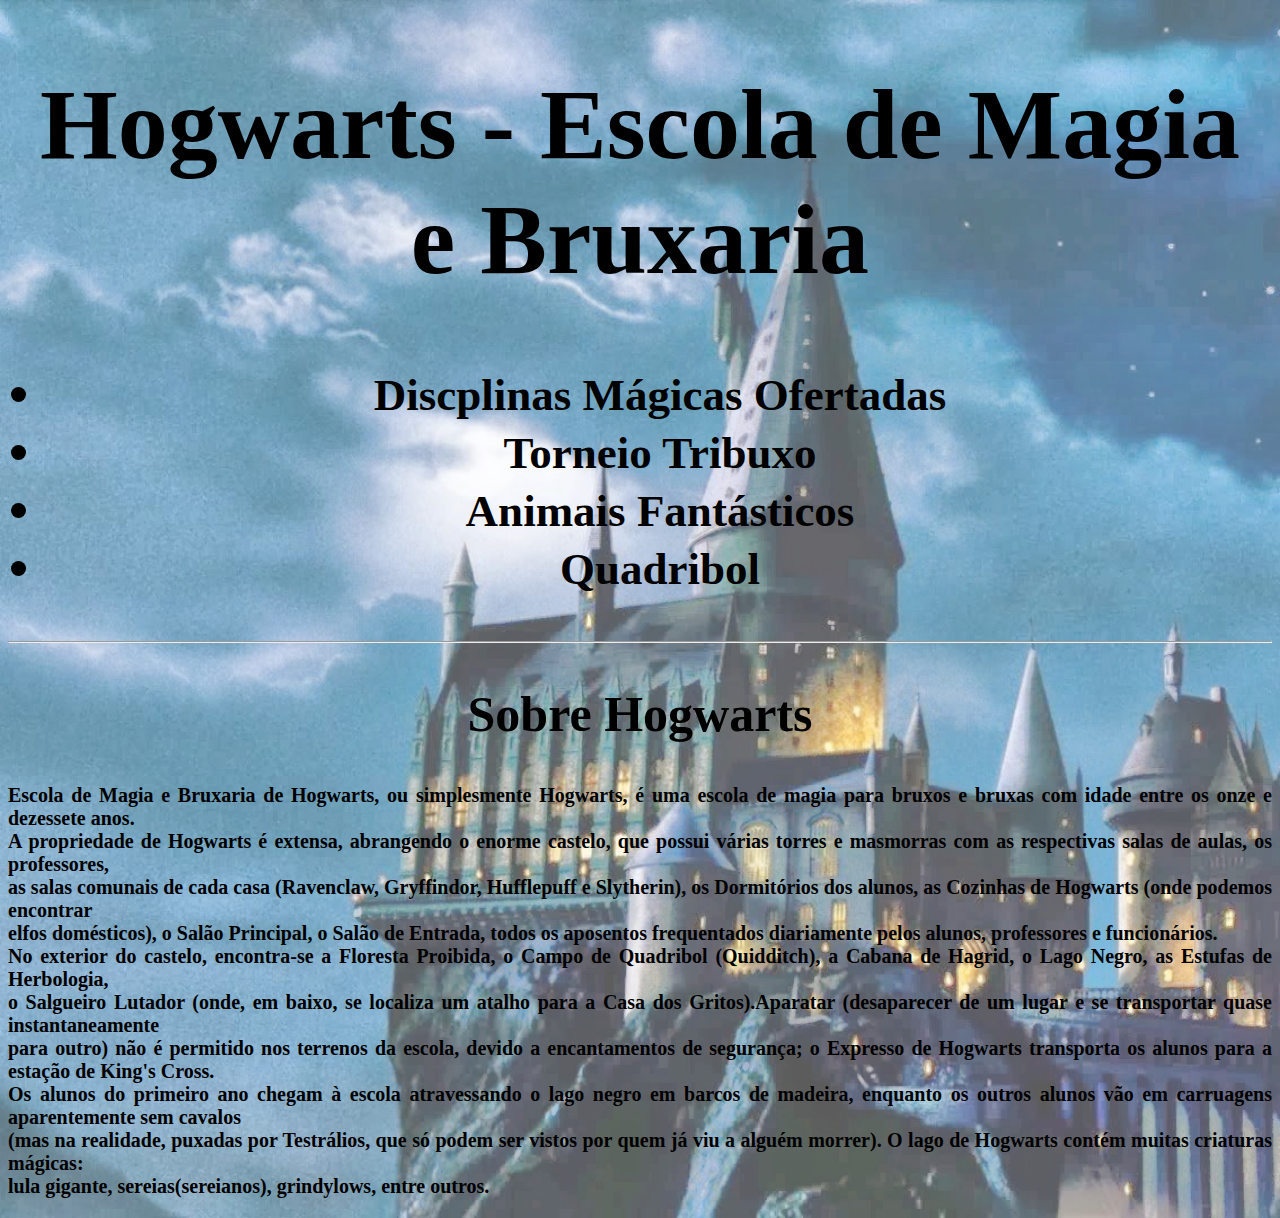
<file: index.htm>
<!DOCTYPE html>
<html lang="pt-br">

<head>
    <meta charset="utf-8">
    <title>Escola de Magia e Bruxaria de Hogwarts</title>
    <link rel="stylesheet" type="text/css" href="home style.css" />

</head>

<body>
    <header>
        <h1>Hogwarts - Escola de Magia e Bruxaria</h1>
        <nav>
            <ul><h2>
                <li> <a href="index2.html">Discplinas Mágicas Ofertadas</a> </li>
                <li> <a href="index3.html">Torneio Tribuxo</a> </li>
                <li> <a href="index4.html">Animais Fantásticos</a> </li>
                <li> <a href="index5.html">Quadribol</a> </li>
            </ul></h2>
        </nav>
    </header>
    <hr>


    <h2> Sobre Hogwarts</h2>
    <div>
        <p>
            <h3>
                Escola de Magia e Bruxaria de Hogwarts, ou simplesmente Hogwarts, é uma escola de magia para bruxos e
                bruxas com idade entre os onze e dezessete anos. <br>
                A propriedade de Hogwarts é extensa, abrangendo o enorme castelo, que possui várias torres e masmorras
                com as respectivas salas de aulas, os professores,<br>
                as salas comunais de cada casa (Ravenclaw, Gryffindor, Hufflepuff e Slytherin), os Dormitórios dos
                alunos, as Cozinhas de Hogwarts (onde podemos encontrar <br>
                elfos domésticos), o Salão Principal, o Salão de Entrada, todos os aposentos frequentados diariamente
                pelos alunos, professores e funcionários. <br>
                No exterior do castelo, encontra-se a Floresta Proibida, o Campo de Quadribol (Quidditch), a Cabana de
                Hagrid, o Lago Negro, as Estufas de Herbologia, <br>
                o Salgueiro Lutador (onde, em baixo, se localiza um atalho para a Casa dos Gritos).Aparatar (desaparecer
                de um lugar e se transportar quase instantaneamente <br>
                para outro) não é permitido nos terrenos da escola, devido a encantamentos de segurança; o Expresso de
                Hogwarts transporta os alunos para a estação de King's Cross. <br>
                Os alunos do primeiro ano chegam à escola atravessando o lago negro em barcos de madeira, enquanto os
                outros alunos vão em carruagens aparentemente sem cavalos<br>
                (mas na realidade, puxadas por Testrálios, que só podem ser vistos por quem já viu a alguém morrer). O
                lago de Hogwarts contém muitas criaturas mágicas: <br>
                lula gigante, sereias(sereianos), grindylows, entre outros.
            </h3>
        </p>
    </div>

</body>

</html>
</file>
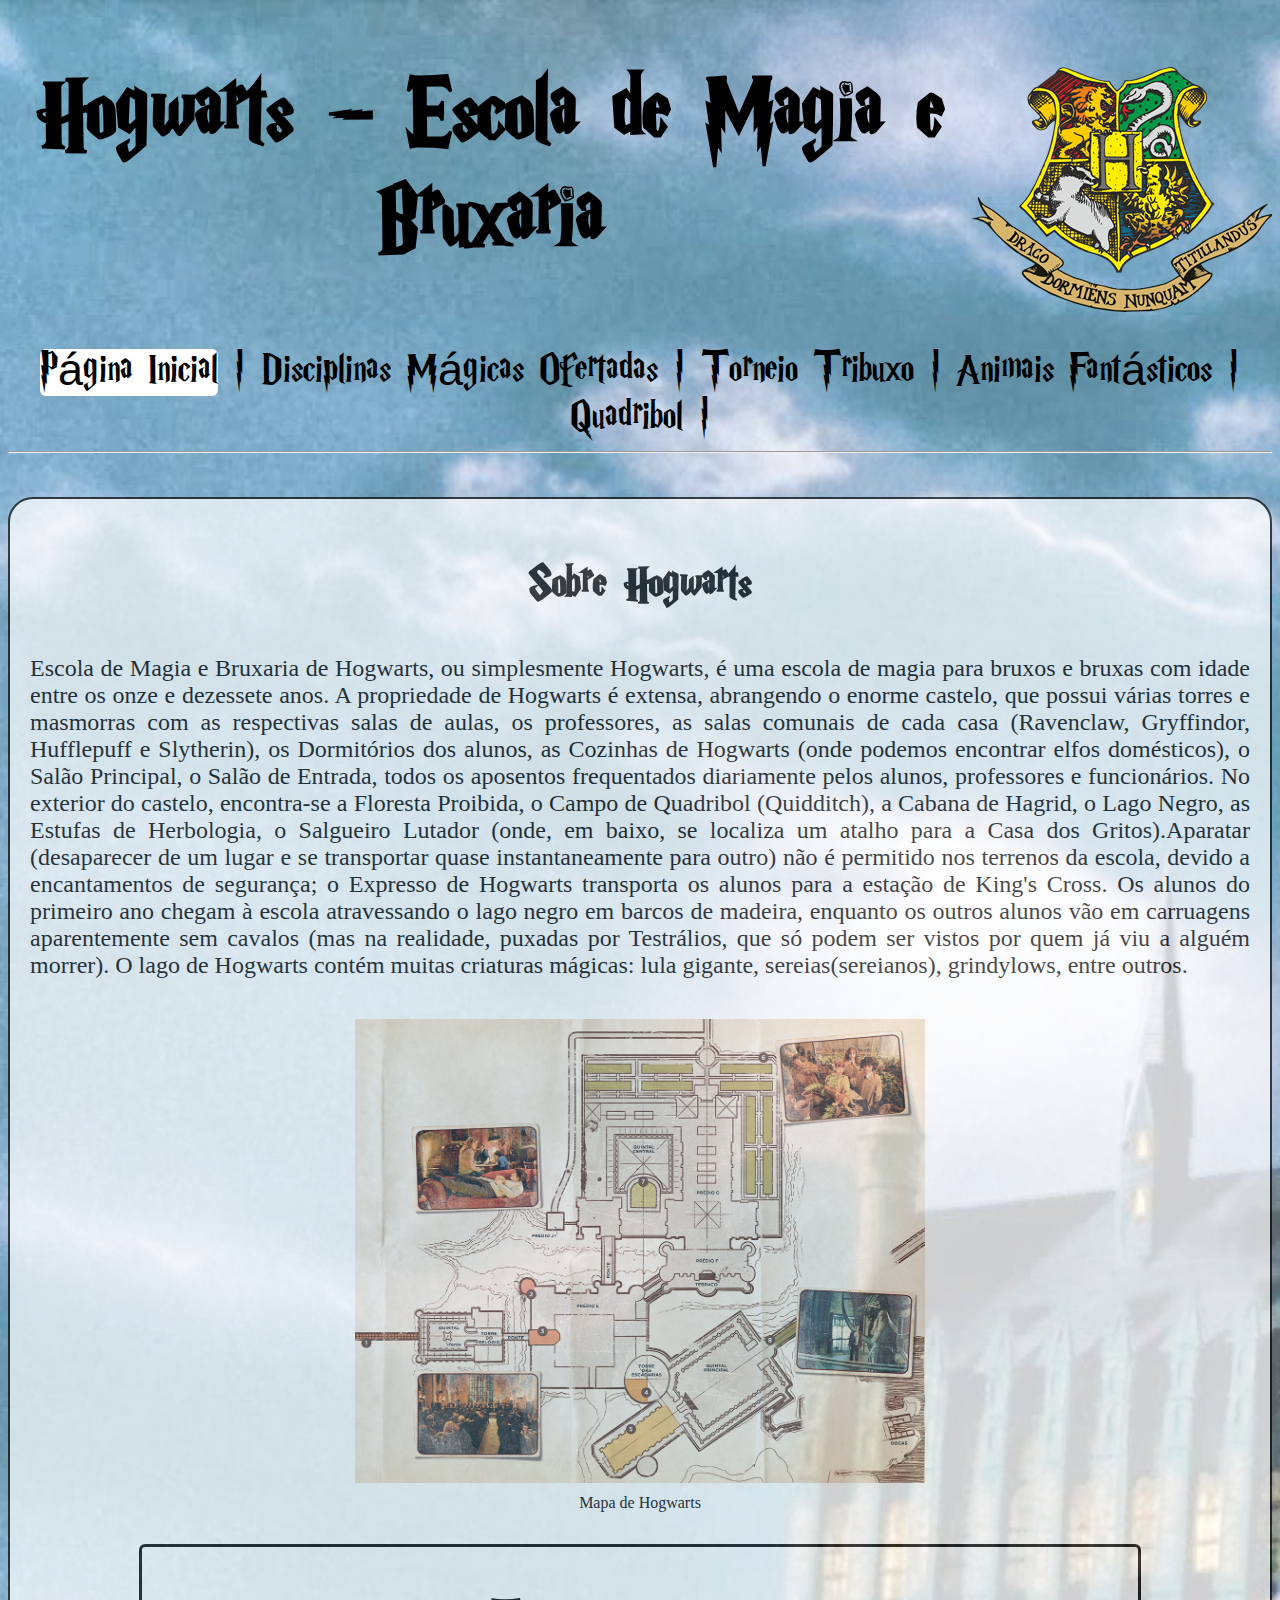
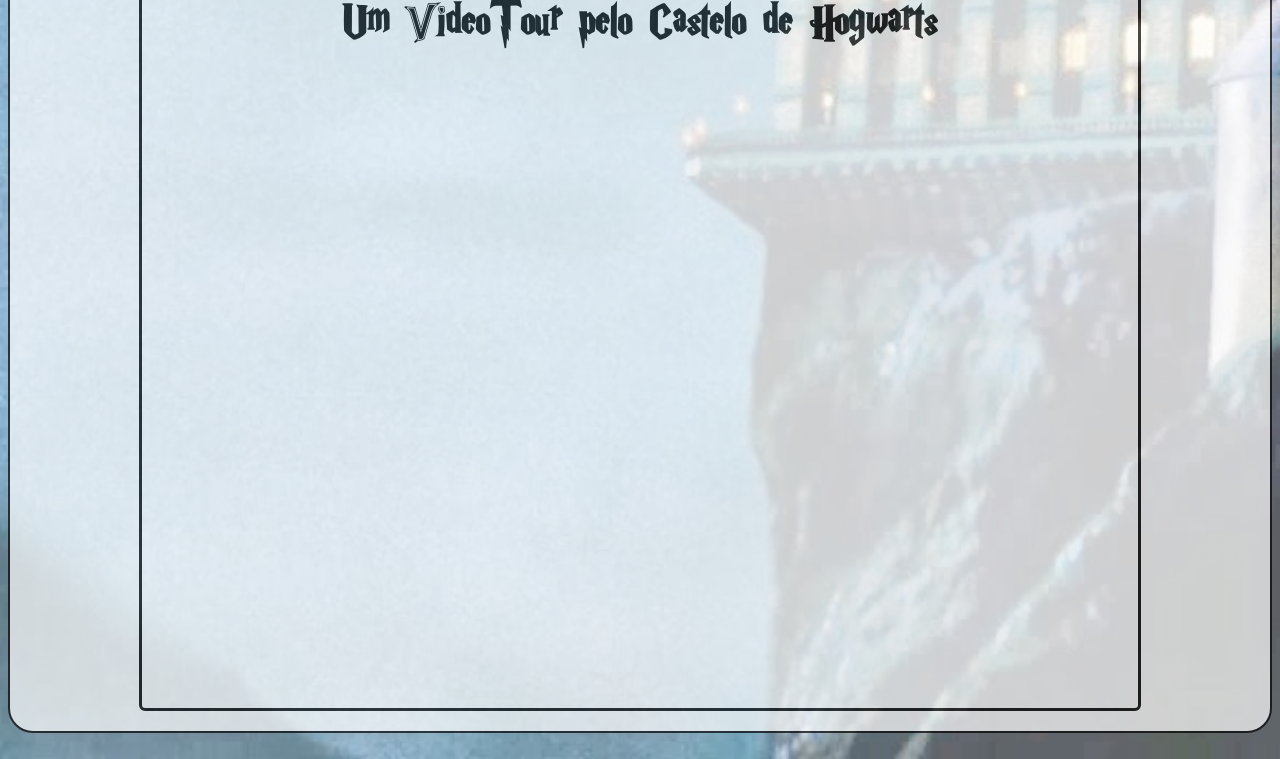
<file: index.html>
<!DOCTYPE html>
<html lang="pt-br">

<head>
    <meta charset="utf-8">
    <title>Escola de Magia e Bruxaria de Hogwarts</title>
    <img class="logo" src="img/hoggLogo.png"> 
    <link rel="stylesheet" type="text/css" href="home style.css" />
    
</head>
<!-- Aqui fica o Título, e o menu navegacional, para deixar ativo a página em específico, ir no arquivo css e editar a classe correspondente-->
<!--Ex: aqui na home, eu edito a classe Homepage lá, e ela o botão dela fica ativo enquanto eu estiver na homePage (só copiar o mesmo código, e excluir o código que deixa a home ativa-->
<body>
    <header>
        <div class="HarryFonte">
        <h1>Hogwarts - Escola de Magia e Bruxaria</h1>
        <nav>
            <a class="homepage" href="index.html"> Página Inicial</a> | 
                 <a class="disciplinas" href="index2.html">Disciplinas Mágicas Ofertadas</a> | 
                 <a class="tribuxo" href="index3.html">Torneio Tribuxo</a> | 
                 <a class="animais" href="index4.html">Animais Fantásticos</a> | 
                 <a class="quadribol" href="index5.html">Quadribol</a> | 
            
        </nav>
    </header>
    <hr>
<br>
<br>

<!-- Container de onde fica as informações e o artigo informacional da Página-->
<div class="C_artigo"> 
<article>
    <section class="sec1">
        <div class="HarryFonte">
    <h2> Sobre Hogwarts</h2> 
</div>    
        <p class="textoArtigo">
           <!-- <h3 class="textoArtigo"> -->
                    Escola de Magia e Bruxaria de Hogwarts, ou simplesmente Hogwarts, é uma escola de magia para bruxos e bruxas com idade entre os onze e dezessete anos. A propriedade de Hogwarts é extensa, abrangendo o enorme castelo, que possui várias torres e masmorras com as respectivas salas de aulas, os professores, as salas comunais de cada casa (Ravenclaw, Gryffindor, Hufflepuff e Slytherin), os Dormitórios dos alunos, as Cozinhas de Hogwarts (onde podemos encontrar elfos domésticos), o Salão Principal, o Salão de Entrada, todos os aposentos frequentados diariamente pelos alunos, professores e funcionários. No exterior do castelo, encontra-se a Floresta Proibida, o Campo de Quadribol (Quidditch), a Cabana de Hagrid, o Lago Negro, as Estufas de Herbologia, o Salgueiro Lutador (onde, em baixo, se localiza um atalho para a Casa dos Gritos).Aparatar (desaparecer de um lugar e se transportar quase instantaneamente para outro) não é permitido nos terrenos da escola, devido a encantamentos de segurança; o Expresso de
                    Hogwarts transporta os alunos para a estação de King's Cross. Os alunos do primeiro ano chegam à escola atravessando o lago negro em barcos de madeira, enquanto os outros alunos vão em carruagens aparentemente sem cavalos (mas na realidade, puxadas por Testrálios, que só podem ser vistos por quem já viu a alguém morrer). O lago de Hogwarts contém muitas criaturas mágicas: lula gigante, sereias(sereianos), grindylows, entre outros.   
                    <figure class="mapa">
                        <a href="mapa.html">
<img class="mapa2" src="img/mapa.jpg" width="50%" height="50%" title="clique para abrir o mapa em tamanho aumentado"> </a>
<figcaption>Mapa de Hogwarts</figcaption>
                    </figure>
                </p>
            
            </section>

            <section class="sec2">
                    <div class="video">
                            <div class="HarryFonte">
                    <h2> Um VideoTour pelo Castelo de Hogwarts</h2>
                    <iframe width="100%" height="600px" src="https://www.youtube.com/embed/kCykNHwGY9s" frameborder="0" allow="accelerometer; autoplay; encrypted-media; gyroscope; picture-in-picture" allowfullscreen></iframe>
                    </div>

            </section>
</article> 

</div>
<br>


</body>

</html>
</file>
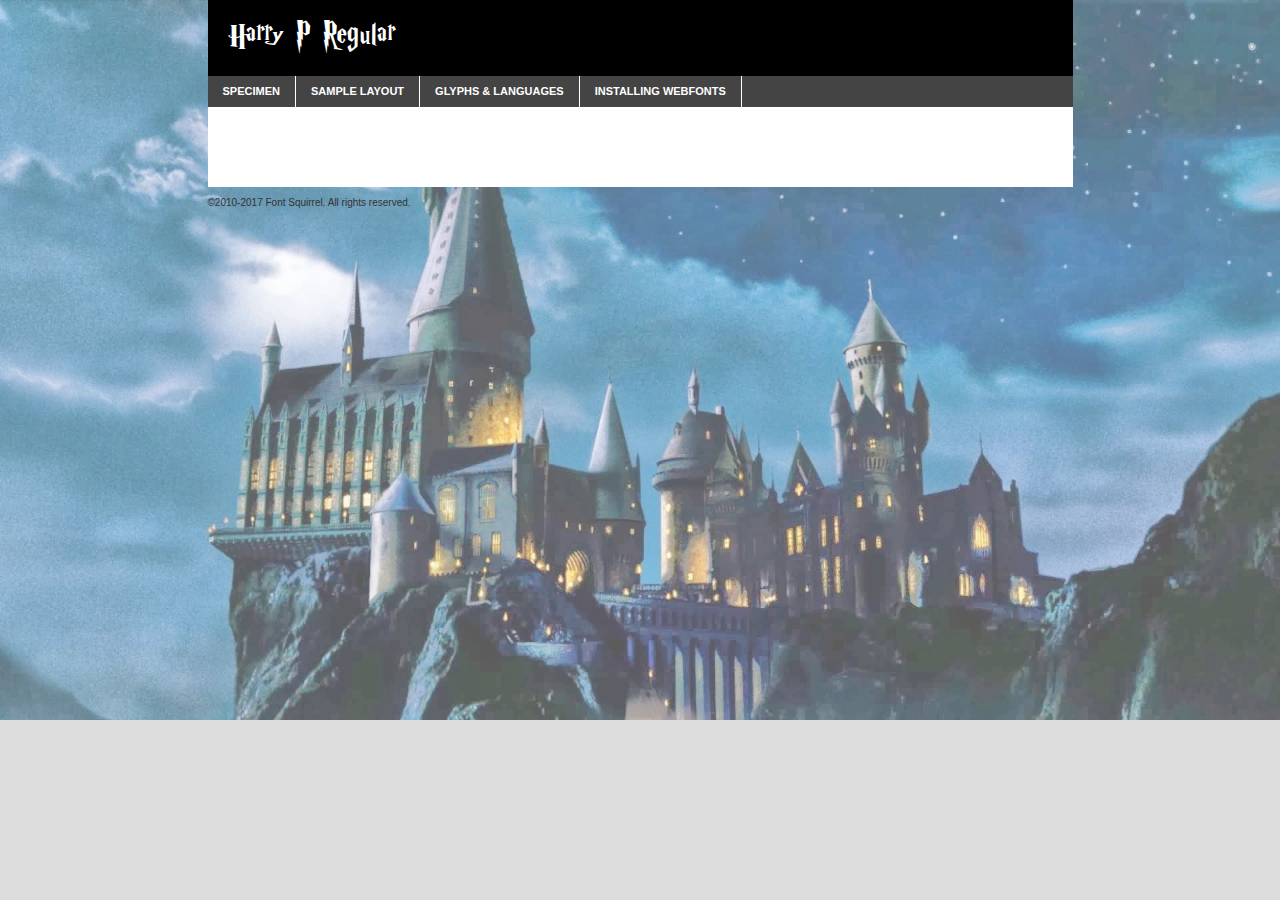
<file: harryp__-demo.html>
<!DOCTYPE html PUBLIC "-//W3C//DTD XHTML 1.0 Transitional//EN"
	"http://www.w3.org/TR/xhtml1/DTD/xhtml1-transitional.dtd">

<html xmlns="http://www.w3.org/1999/xhtml" xml:lang="en" lang="en">
<head>
	<meta http-equiv="Content-Type" content="text/html; charset=utf-8" />
	<script src="http://ajax.googleapis.com/ajax/libs/jquery/1.7.2/jquery.min.js" type="text/javascript" charset="utf-8"></script>
	<script type="text/javascript">
	(function($){$.fn.easyTabs=function(option){var param=jQuery.extend({fadeSpeed:"fast",defaultContent:1,activeClass:'active'},option);$(this).each(function(){var thisId="#"+this.id;if(param.defaultContent==''){param.defaultContent=1;}
	if(typeof param.defaultContent=="number")
	{var defaultTab=$(thisId+" .tabs li:eq("+(param.defaultContent-1)+") a").attr('href').substr(1);}else{var defaultTab=param.defaultContent;}
	$(thisId+" .tabs li a").each(function(){var tabToHide=$(this).attr('href').substr(1);$("#"+tabToHide).addClass('easytabs-tab-content');});hideAll();changeContent(defaultTab);function hideAll(){$(thisId+" .easytabs-tab-content").hide();}
	function changeContent(tabId){hideAll();$(thisId+" .tabs li").removeClass(param.activeClass);$(thisId+" .tabs li a[href=#"+tabId+"]").closest('li').addClass(param.activeClass);if(param.fadeSpeed!="none")
	{$(thisId+" #"+tabId).fadeIn(param.fadeSpeed);}else{$(thisId+" #"+tabId).show();}}
	$(thisId+" .tabs li").click(function(){var tabId=$(this).find('a').attr('href').substr(1);changeContent(tabId);return false;});});}})(jQuery);
	</script>
	<link rel="stylesheet" href="specimen_files/specimen_stylesheet.css" type="text/css" charset="utf-8" />
	<link rel="stylesheet" href="stylesheet.css" type="text/css" charset="utf-8" />

	<style type="text/css">
					body{
				font-family: 'harry_pregular';
							}
		</style>

	<title>Harry P Regular Specimen</title>
	
	
	<script type="text/javascript" charset="utf-8">
		$(document).ready(function() {
			$('#container').easyTabs({defaultContent:1});
		});
	</script>
</head>

<body>
<div id="container">
	<div id="header">
		Harry P Regular	</div>
	<ul class="tabs">
		<li><a href="#specimen">Specimen</a></li>
		<li><a href="#layout">Sample Layout</a></li>
				<li><a href="#glyphs">Glyphs &amp; Languages</a></li>
		<li><a href="#installing">Installing Webfonts</a></li>
		
	</ul>
	
	<div id="main_content">

		
			<div id="specimen">
		
				<div class="section">
					<div class="grid12 firstcol">
						<div class="huge">AaBb</div>
					</div>
				</div>
		
				<div class="section">
					<div class="glyph_range">A&#x200B;B&#x200b;C&#x200b;D&#x200b;E&#x200b;F&#x200b;G&#x200b;H&#x200b;I&#x200b;J&#x200b;K&#x200b;L&#x200b;M&#x200b;N&#x200b;O&#x200b;P&#x200b;Q&#x200b;R&#x200b;S&#x200b;T&#x200b;U&#x200b;V&#x200b;W&#x200b;X&#x200b;Y&#x200b;Z&#x200b;a&#x200b;b&#x200b;c&#x200b;d&#x200b;e&#x200b;f&#x200b;g&#x200b;h&#x200b;i&#x200b;j&#x200b;k&#x200b;l&#x200b;m&#x200b;n&#x200b;o&#x200b;p&#x200b;q&#x200b;r&#x200b;s&#x200b;t&#x200b;u&#x200b;v&#x200b;w&#x200b;x&#x200b;y&#x200b;z&#x200b;1&#x200b;2&#x200b;3&#x200b;4&#x200b;5&#x200b;6&#x200b;7&#x200b;8&#x200b;9&#x200b;0&#x200b;&amp;&#x200b;.&#x200b;,&#x200b;?&#x200b;!&#x200b;&#64;&#x200b;(&#x200b;)&#x200b;#&#x200b;$&#x200b;%&#x200b;*&#x200b;+&#x200b;-&#x200b;=&#x200b;:&#x200b;;</div>
				</div>
				<div class="section">
					<div class="grid12 firstcol">
						<table class="sample_table">
							<tr><td>10</td><td class="size10">abcdefghijklmnopqrstuvwxyzABCDEFGHIJKLMNOPQRSTUVWXYZ0123456789abcdefghijklmnopqrstuvwxyzABCDEFGHIJKLMNOPQRSTUVWXYZ0123456789abcdefghijklmnopqrstuvwxyzABCDEFGHIJKLMNOPQRSTUVWXYZ</td></tr>
							<tr><td>11</td><td class="size11">abcdefghijklmnopqrstuvwxyzABCDEFGHIJKLMNOPQRSTUVWXYZ0123456789abcdefghijklmnopqrstuvwxyzABCDEFGHIJKLMNOPQRSTUVWXYZ0123456789abcdefghijklmnopqrstuvwxyzABCDEFGHIJKLMNOPQRSTUVWXYZ</td></tr>
							<tr><td>12</td><td class="size12">abcdefghijklmnopqrstuvwxyzABCDEFGHIJKLMNOPQRSTUVWXYZ0123456789abcdefghijklmnopqrstuvwxyzABCDEFGHIJKLMNOPQRSTUVWXYZ0123456789abcdefghijklmnopqrstuvwxyzABCDEFGHIJKLMNOPQRSTUVWXYZ</td></tr>
							<tr><td>13</td><td class="size13">abcdefghijklmnopqrstuvwxyzABCDEFGHIJKLMNOPQRSTUVWXYZ0123456789abcdefghijklmnopqrstuvwxyzABCDEFGHIJKLMNOPQRSTUVWXYZ0123456789abcdefghijklmnopqrstuvwxyzABCDEFGHIJKLMNOPQRSTUVWXYZ</td></tr>
							<tr><td>14</td><td class="size14">abcdefghijklmnopqrstuvwxyzABCDEFGHIJKLMNOPQRSTUVWXYZ0123456789abcdefghijklmnopqrstuvwxyzABCDEFGHIJKLMNOPQRSTUVWXYZ0123456789abcdefghijklmnopqrstuvwxyzABCDEFGHIJKLMNOPQRSTUVWXYZ</td></tr>
							<tr><td>16</td><td class="size16">abcdefghijklmnopqrstuvwxyzABCDEFGHIJKLMNOPQRSTUVWXYZ0123456789abcdefghijklmnopqrstuvwxyzABCDEFGHIJKLMNOPQRSTUVWXYZ</td></tr>
							<tr><td>18</td><td class="size18">abcdefghijklmnopqrstuvwxyzABCDEFGHIJKLMNOPQRSTUVWXYZ0123456789abcdefghijklmnopqrstuvwxyzABCDEFGHIJKLMNOPQRSTUVWXYZ</td></tr>
							<tr><td>20</td><td class="size20">abcdefghijklmnopqrstuvwxyzABCDEFGHIJKLMNOPQRSTUVWXYZ0123456789abcdefghijklmnopqrstuvwxyzABCDEFGHIJKLMNOPQRSTUVWXYZ</td></tr>
							<tr><td>24</td><td class="size24">abcdefghijklmnopqrstuvwxyzABCDEFGHIJKLMNOPQRSTUVWXYZ0123456789abcdefghijklmnopqrstuvwxyzABCDEFGHIJKLMNOPQRSTUVWXYZ</td></tr>
							<tr><td>30</td><td class="size30">abcdefghijklmnopqrstuvwxyzABCDEFGHIJKLMNOPQRSTUVWXYZ0123456789abcdefghijklmnopqrstuvwxyzABCDEFGHIJKLMNOPQRSTUVWXYZ</td></tr>
							<tr><td>36</td><td class="size36">abcdefghijklmnopqrstuvwxyzABCDEFGHIJKLMNOPQRSTUVWXYZ0123456789abcdefghijklmnopqrstuvwxyzABCDEFGHIJKLMNOPQRSTUVWXYZ</td></tr>
							<tr><td>48</td><td class="size48">abcdefghijklmnopqrstuvwxyzABCDEFGHIJKLMNOPQRSTUVWXYZ0123456789abcdefghijklmnopqrstuvwxyzABCDEFGHIJKLMNOPQRSTUVWXYZ</td></tr>
							<tr><td>60</td><td class="size60">abcdefghijklmnopqrstuvwxyzABCDEFGHIJKLMNOPQRSTUVWXYZ0123456789abcdefghijklmnopqrstuvwxyzABCDEFGHIJKLMNOPQRSTUVWXYZ</td></tr>
							<tr><td>72</td><td class="size72">abcdefghijklmnopqrstuvwxyzABCDEFGHIJKLMNOPQRSTUVWXYZ0123456789abcdefghijklmnopqrstuvwxyzABCDEFGHIJKLMNOPQRSTUVWXYZ</td></tr>
							<tr><td>90</td><td class="size90">abcdefghijklmnopqrstuvwxyzABCDEFGHIJKLMNOPQRSTUVWXYZ0123456789abcdefghijklmnopqrstuvwxyzABCDEFGHIJKLMNOPQRSTUVWXYZ</td></tr>
						</table>
				
					</div>
			
				</div>
		
		
		
								<div class="section" id="bodycomparison">


										<div id="xheight">
				<div class="fontbody">&#x25FC;&#x25FC;&#x25FC;&#x25FC;&#x25FC;&#x25FC;&#x25FC;&#x25FC;&#x25FC;&#x25FC;&#x25FC;&#x25FC;&#x25FC;&#x25FC;&#x25FC;&#x25FC;&#x25FC;&#x25FC;&#x25FC;&#x25FC;&#x25FC;&#x25FC;&#x25FC;&#x25FC;&#x25FC;&#x25FC;&#x25FC;&#x25FC;&#x25FC;&#x25FC;&#x25FC;&#x25FC;&#x25FC;&#x25FC;&#x25FC;&#x25FC;&#x25FC;&#x25FC;&#x25FC;&#x25FC;&#x25FC;&#x25FC;&#x25FC;&#x25FC;&#x25FC;&#x25FC;&#x25FC;&#x25FC;&#x25FC;&#x25FC;&#x25FC;&#x25FC;&#x25FC;&#x25FC;&#x25FC;&#x25FC;&#x25FC;&#x25FC;&#x25FC;&#x25FC;&#x25FC;&#x25FC;&#x25FC;&#x25FC;&#x25FC;&#x25FC;&#x25FC;&#x25FC;&#x25FC;&#x25FC;&#x25FC;&#x25FC;&#x25FC;&#x25FC;&#x25FC;&#x25FC;&#x25FC;&#x25FC;&#x25FC;&#x25FC;&#x25FC;&#x25FC;&#x25FC;&#x25FC;&#x25FC;&#x25FC;&#x25FC;&#x25FC;&#x25FC;&#x25FC;&#x25FC;&#x25FC;&#x25FC;&#x25FC;&#x25FC;&#x25FC;&#x25FC;&#x25FC;&#x25FC;body</div><div class="arialbody">body</div><div class="verdanabody">body</div><div class="georgiabody">body</div></div>
										<div class="fontbody" style="z-index:1">
											body<span>Harry P Regular</span>
										</div>
										<div class="arialbody" style="z-index:1">
											body<span>Arial</span>
										</div>
										<div class="verdanabody" style="z-index:1">
											body<span>Verdana</span>
										</div>
										<div class="georgiabody" style="z-index:1">
											body<span>Georgia</span>
										</div>



								</div>
		
		
				<div class="section psample psample_row1" id="">
					
					<div class="grid2 firstcol">
						<p class="size10"><span>10.</span>Aenean lacinia bibendum nulla sed consectetur. Fusce dapibus, tellus ac cursus commodo, tortor mauris condimentum nibh, ut fermentum massa justo sit amet risus. Nullam id dolor id nibh ultricies vehicula ut id elit. Cum sociis natoque penatibus et magnis dis parturient montes, nascetur ridiculus mus. Nulla vitae elit libero, a pharetra augue.</p>
			
					</div>
					<div class="grid3">
						<p class="size11"><span>11.</span>Aenean lacinia bibendum nulla sed consectetur. Fusce dapibus, tellus ac cursus commodo, tortor mauris condimentum nibh, ut fermentum massa justo sit amet risus. Nullam id dolor id nibh ultricies vehicula ut id elit. Cum sociis natoque penatibus et magnis dis parturient montes, nascetur ridiculus mus. Nulla vitae elit libero, a pharetra augue.</p>
			
					</div>
					<div class="grid3">
						<p class="size12"><span>12.</span>Aenean lacinia bibendum nulla sed consectetur. Fusce dapibus, tellus ac cursus commodo, tortor mauris condimentum nibh, ut fermentum massa justo sit amet risus. Nullam id dolor id nibh ultricies vehicula ut id elit. Cum sociis natoque penatibus et magnis dis parturient montes, nascetur ridiculus mus. Nulla vitae elit libero, a pharetra augue.</p>
			
					</div>
					<div class="grid4">
						<p class="size13"><span>13.</span>Aenean lacinia bibendum nulla sed consectetur. Fusce dapibus, tellus ac cursus commodo, tortor mauris condimentum nibh, ut fermentum massa justo sit amet risus. Nullam id dolor id nibh ultricies vehicula ut id elit. Cum sociis natoque penatibus et magnis dis parturient montes, nascetur ridiculus mus. Nulla vitae elit libero, a pharetra augue.</p>
			
					</div>
					<div class="white_blend"></div>
					
				</div>
				<div class="section psample psample_row2" id="">
					<div class="grid3 firstcol">
						<p class="size14"><span>14.</span>Aenean lacinia bibendum nulla sed consectetur. Fusce dapibus, tellus ac cursus commodo, tortor mauris condimentum nibh, ut fermentum massa justo sit amet risus. Nullam id dolor id nibh ultricies vehicula ut id elit. Cum sociis natoque penatibus et magnis dis parturient montes, nascetur ridiculus mus. Nulla vitae elit libero, a pharetra augue.</p>
			
					</div>
					<div class="grid4">
						<p class="size16"><span>16.</span>Aenean lacinia bibendum nulla sed consectetur. Fusce dapibus, tellus ac cursus commodo, tortor mauris condimentum nibh, ut fermentum massa justo sit amet risus. Nullam id dolor id nibh ultricies vehicula ut id elit. Cum sociis natoque penatibus et magnis dis parturient montes, nascetur ridiculus mus. Nulla vitae elit libero, a pharetra augue.</p>
			
					</div>
					<div class="grid5">
						<p class="size18"><span>18.</span>Aenean lacinia bibendum nulla sed consectetur. Fusce dapibus, tellus ac cursus commodo, tortor mauris condimentum nibh, ut fermentum massa justo sit amet risus. Nullam id dolor id nibh ultricies vehicula ut id elit. Cum sociis natoque penatibus et magnis dis parturient montes, nascetur ridiculus mus. Nulla vitae elit libero, a pharetra augue.</p>
			
					</div>

					<div class="white_blend"></div>

				</div>
				
				<div class="section psample psample_row3" id="">
					<div class="grid5 firstcol">
						<p class="size20"><span>20.</span>Aenean lacinia bibendum nulla sed consectetur. Fusce dapibus, tellus ac cursus commodo, tortor mauris condimentum nibh, ut fermentum massa justo sit amet risus. Nullam id dolor id nibh ultricies vehicula ut id elit. Cum sociis natoque penatibus et magnis dis parturient montes, nascetur ridiculus mus. Nulla vitae elit libero, a pharetra augue.</p>
					</div>
					<div class="grid7">
						<p class="size24"><span>24.</span>Aenean lacinia bibendum nulla sed consectetur. Fusce dapibus, tellus ac cursus commodo, tortor mauris condimentum nibh, ut fermentum massa justo sit amet risus. Nullam id dolor id nibh ultricies vehicula ut id elit. Cum sociis natoque penatibus et magnis dis parturient montes, nascetur ridiculus mus. Nulla vitae elit libero, a pharetra augue.</p>
					</div>
					
					<div class="white_blend"></div>
					
				</div>
				
				<div class="section psample psample_row4" id="">
					<div class="grid12 firstcol">
						<p class="size30"><span>30.</span>Aenean lacinia bibendum nulla sed consectetur. Fusce dapibus, tellus ac cursus commodo, tortor mauris condimentum nibh, ut fermentum massa justo sit amet risus. Nullam id dolor id nibh ultricies vehicula ut id elit. Cum sociis natoque penatibus et magnis dis parturient montes, nascetur ridiculus mus. Nulla vitae elit libero, a pharetra augue.</p>
					</div>
					<div class="white_blend"></div>
					
				</div>
				
				
				
				<div class="section psample psample_row1 fullreverse">
					<div class="grid2 firstcol">
						<p class="size10"><span>10.</span>Aenean lacinia bibendum nulla sed consectetur. Fusce dapibus, tellus ac cursus commodo, tortor mauris condimentum nibh, ut fermentum massa justo sit amet risus. Nullam id dolor id nibh ultricies vehicula ut id elit. Cum sociis natoque penatibus et magnis dis parturient montes, nascetur ridiculus mus. Nulla vitae elit libero, a pharetra augue.</p>
			
					</div>
					<div class="grid3">
						<p class="size11"><span>11.</span>Aenean lacinia bibendum nulla sed consectetur. Fusce dapibus, tellus ac cursus commodo, tortor mauris condimentum nibh, ut fermentum massa justo sit amet risus. Nullam id dolor id nibh ultricies vehicula ut id elit. Cum sociis natoque penatibus et magnis dis parturient montes, nascetur ridiculus mus. Nulla vitae elit libero, a pharetra augue.</p>
			
					</div>
					<div class="grid3">
						<p class="size12"><span>12.</span>Aenean lacinia bibendum nulla sed consectetur. Fusce dapibus, tellus ac cursus commodo, tortor mauris condimentum nibh, ut fermentum massa justo sit amet risus. Nullam id dolor id nibh ultricies vehicula ut id elit. Cum sociis natoque penatibus et magnis dis parturient montes, nascetur ridiculus mus. Nulla vitae elit libero, a pharetra augue.</p>
			
					</div>
					<div class="grid4">
						<p class="size13"><span>13.</span>Aenean lacinia bibendum nulla sed consectetur. Fusce dapibus, tellus ac cursus commodo, tortor mauris condimentum nibh, ut fermentum massa justo sit amet risus. Nullam id dolor id nibh ultricies vehicula ut id elit. Cum sociis natoque penatibus et magnis dis parturient montes, nascetur ridiculus mus. Nulla vitae elit libero, a pharetra augue.</p>
			
					</div>
					<div class="black_blend"></div>
					
				</div>
				
				<div class="section psample psample_row2 fullreverse">
					<div class="grid3 firstcol">
						<p class="size14"><span>14.</span>Aenean lacinia bibendum nulla sed consectetur. Fusce dapibus, tellus ac cursus commodo, tortor mauris condimentum nibh, ut fermentum massa justo sit amet risus. Nullam id dolor id nibh ultricies vehicula ut id elit. Cum sociis natoque penatibus et magnis dis parturient montes, nascetur ridiculus mus. Nulla vitae elit libero, a pharetra augue.</p>
			
					</div>
					<div class="grid4">
						<p class="size16"><span>16.</span>Aenean lacinia bibendum nulla sed consectetur. Fusce dapibus, tellus ac cursus commodo, tortor mauris condimentum nibh, ut fermentum massa justo sit amet risus. Nullam id dolor id nibh ultricies vehicula ut id elit. Cum sociis natoque penatibus et magnis dis parturient montes, nascetur ridiculus mus. Nulla vitae elit libero, a pharetra augue.</p>
			
					</div>
					<div class="grid5">
						<p class="size18"><span>18.</span>Aenean lacinia bibendum nulla sed consectetur. Fusce dapibus, tellus ac cursus commodo, tortor mauris condimentum nibh, ut fermentum massa justo sit amet risus. Nullam id dolor id nibh ultricies vehicula ut id elit. Cum sociis natoque penatibus et magnis dis parturient montes, nascetur ridiculus mus. Nulla vitae elit libero, a pharetra augue.</p>
			
					</div>
					<div class="black_blend"></div>

				</div>
				
				<div class="section psample fullreverse psample_row3" id="">
					<div class="grid5 firstcol">
						<p class="size20"><span>20.</span>Aenean lacinia bibendum nulla sed consectetur. Fusce dapibus, tellus ac cursus commodo, tortor mauris condimentum nibh, ut fermentum massa justo sit amet risus. Nullam id dolor id nibh ultricies vehicula ut id elit. Cum sociis natoque penatibus et magnis dis parturient montes, nascetur ridiculus mus. Nulla vitae elit libero, a pharetra augue.</p>
					</div>
					<div class="grid7">
						<p class="size24"><span>24.</span>Aenean lacinia bibendum nulla sed consectetur. Fusce dapibus, tellus ac cursus commodo, tortor mauris condimentum nibh, ut fermentum massa justo sit amet risus. Nullam id dolor id nibh ultricies vehicula ut id elit. Cum sociis natoque penatibus et magnis dis parturient montes, nascetur ridiculus mus. Nulla vitae elit libero, a pharetra augue.</p>
					</div>
					
					<div class="black_blend"></div>
					
				</div>
				
				<div class="section psample fullreverse psample_row4" id="" style="border-bottom: 20px #000 solid;">
					<div class="grid12 firstcol">
						<p class="size30"><span>30.</span>Aenean lacinia bibendum nulla sed consectetur. Fusce dapibus, tellus ac cursus commodo, tortor mauris condimentum nibh, ut fermentum massa justo sit amet risus. Nullam id dolor id nibh ultricies vehicula ut id elit. Cum sociis natoque penatibus et magnis dis parturient montes, nascetur ridiculus mus. Nulla vitae elit libero, a pharetra augue.</p>
					</div>
					<div class="black_blend"></div>
					
				</div>
				
				
				
				
			</div>
			
			<div id="layout">
				
				<div class="section">
					
					<div class="grid12 firstcol">
						<h1>Lorem Ipsum Dolor</h1>
						<h2>Etiam porta sem malesuada magna mollis euismod</h2>
						
						<p class="byline">By <a href="#link">Aenean Lacinia</a></p>
					</div>
				</div>
				<div class="section">
					<div class="grid8 firstcol">
						<p class="large">Donec sed odio dui. Morbi leo risus, porta ac consectetur ac, vestibulum at eros. Fusce dapibus, tellus ac cursus commodo, tortor mauris condimentum nibh, ut fermentum massa justo sit amet risus. </p>

						
						<h3>Pellentesque ornare sem</h3>

						<p>Maecenas sed diam eget risus varius blandit sit amet non magna. Maecenas faucibus mollis interdum. Donec ullamcorper nulla non metus auctor fringilla. Nullam id dolor id nibh ultricies vehicula ut id elit. Nullam id dolor id nibh ultricies vehicula ut id elit. </p>

						<p>Aenean eu leo quam. Pellentesque ornare sem lacinia quam venenatis vestibulum. Lorem ipsum dolor sit amet, consectetur adipiscing elit. Cum sociis natoque penatibus et magnis dis parturient montes, nascetur ridiculus mus. </p>

						<p>Nulla vitae elit libero, a pharetra augue. Praesent commodo cursus magna, vel scelerisque nisl consectetur et. Aenean lacinia bibendum nulla sed consectetur. </p>

						<p>Nullam quis risus eget urna mollis ornare vel eu leo. Nullam quis risus eget urna mollis ornare vel eu leo. Maecenas sed diam eget risus varius blandit sit amet non magna. Donec ullamcorper nulla non metus auctor fringilla. </p>

						<h3>Cras mattis consectetur</h3>

						<p>Aenean eu leo quam. Pellentesque ornare sem lacinia quam venenatis vestibulum. Aenean lacinia bibendum nulla sed consectetur. Integer posuere erat a ante venenatis dapibus posuere velit aliquet. Cras mattis consectetur purus sit amet fermentum. </p>

						<p>Nullam id dolor id nibh ultricies vehicula ut id elit. Nullam quis risus eget urna mollis ornare vel eu leo. Cras mattis consectetur purus sit amet fermentum.</p>
					</div>
					
					<div class="grid4 sidebar">
						
						<div class="box reverse">
							<p class="last">Nullam quis risus eget urna mollis ornare vel eu leo. Donec ullamcorper nulla non metus auctor fringilla. Cras mattis consectetur purus sit amet fermentum. Sed posuere consectetur est at lobortis. Lorem ipsum dolor sit amet, consectetur adipiscing elit. </p>
						</div>
						
						<p class="caption">Maecenas sed diam eget risus varius.</p>

						<p>Vestibulum id ligula porta felis euismod semper. Integer posuere erat a ante venenatis dapibus posuere velit aliquet. Vestibulum id ligula porta felis euismod semper. Sed posuere consectetur est at lobortis. Maecenas sed diam eget risus varius blandit sit amet non magna. Fusce dapibus, tellus ac cursus commodo, tortor mauris condimentum nibh, ut fermentum massa justo sit amet risus. </p>

					

						<p>Duis mollis, est non commodo luctus, nisi erat porttitor ligula, eget lacinia odio sem nec elit. Aenean lacinia bibendum nulla sed consectetur. Vivamus sagittis lacus vel augue laoreet rutrum faucibus dolor auctor. Aenean lacinia bibendum nulla sed consectetur. Nullam quis risus eget urna mollis ornare vel eu leo. </p>

						<p>Praesent commodo cursus magna, vel scelerisque nisl consectetur et. Donec ullamcorper nulla non metus auctor fringilla. Maecenas faucibus mollis interdum. Fusce dapibus, tellus ac cursus commodo, tortor mauris condimentum nibh, ut fermentum massa justo sit amet risus. </p>

					</div>
				</div>
				
			</div>


			



		<div id="glyphs">
			<div class="section">
				<div class="grid12 firstcol">
			
				<h1>Language Support</h1>
				<p>The subset of Harry P Regular in this kit supports the following languages:<br />
			
					English, Arrernte, Bislama, Cebuano, Fijian, Gilbertese, Hmong, Ibanag, Iloko_ilokano, Interglossa_glosa, Interlingua, Lojban, Norfolk_pitcairnese, Oromo, Rotokas, Seychelles_creole, Shona, Somali, Southern_ndebele, Swahili, Swati_swazi, Tok_pisin, Warlpiri, Xhosa, Zulu, Latinbasic				</p>
				<h1>Glyph Chart</h1>
				<p>The subset of Harry P Regular in this kit includes all the glyphs listed below. Unicode entities are included above each glyph to help you insert individual characters into your layout.</p>
				<div id="glyph_chart">
			
																				 <div><p>&amp;#13;</p>&#13;</div>
																				 <div><p>&amp;#32;</p>&#32;</div>
																				 <div><p>&amp;#33;</p>&#33;</div>
																				 <div><p>&amp;#34;</p>&#34;</div>
																				 <div><p>&amp;#36;</p>&#36;</div>
																				 <div><p>&amp;#37;</p>&#37;</div>
																				 <div><p>&amp;#39;</p>&#39;</div>
																				 <div><p>&amp;#40;</p>&#40;</div>
																				 <div><p>&amp;#41;</p>&#41;</div>
																				 <div><p>&amp;#42;</p>&#42;</div>
																				 <div><p>&amp;#43;</p>&#43;</div>
																				 <div><p>&amp;#44;</p>&#44;</div>
																				 <div><p>&amp;#45;</p>&#45;</div>
																				 <div><p>&amp;#46;</p>&#46;</div>
																				 <div><p>&amp;#47;</p>&#47;</div>
																				 <div><p>&amp;#48;</p>&#48;</div>
																				 <div><p>&amp;#49;</p>&#49;</div>
																				 <div><p>&amp;#50;</p>&#50;</div>
																				 <div><p>&amp;#51;</p>&#51;</div>
																				 <div><p>&amp;#52;</p>&#52;</div>
																				 <div><p>&amp;#53;</p>&#53;</div>
																				 <div><p>&amp;#54;</p>&#54;</div>
																				 <div><p>&amp;#55;</p>&#55;</div>
																				 <div><p>&amp;#56;</p>&#56;</div>
																				 <div><p>&amp;#57;</p>&#57;</div>
																				 <div><p>&amp;#58;</p>&#58;</div>
																				 <div><p>&amp;#59;</p>&#59;</div>
																				 <div><p>&amp;#61;</p>&#61;</div>
																				 <div><p>&amp;#63;</p>&#63;</div>
																				 <div><p>&amp;#65;</p>&#65;</div>
																				 <div><p>&amp;#66;</p>&#66;</div>
																				 <div><p>&amp;#67;</p>&#67;</div>
																				 <div><p>&amp;#68;</p>&#68;</div>
																				 <div><p>&amp;#69;</p>&#69;</div>
																				 <div><p>&amp;#70;</p>&#70;</div>
																				 <div><p>&amp;#71;</p>&#71;</div>
																				 <div><p>&amp;#72;</p>&#72;</div>
																				 <div><p>&amp;#73;</p>&#73;</div>
																				 <div><p>&amp;#74;</p>&#74;</div>
																				 <div><p>&amp;#75;</p>&#75;</div>
																				 <div><p>&amp;#76;</p>&#76;</div>
																				 <div><p>&amp;#77;</p>&#77;</div>
																				 <div><p>&amp;#78;</p>&#78;</div>
																				 <div><p>&amp;#79;</p>&#79;</div>
																				 <div><p>&amp;#80;</p>&#80;</div>
																				 <div><p>&amp;#81;</p>&#81;</div>
																				 <div><p>&amp;#82;</p>&#82;</div>
																				 <div><p>&amp;#83;</p>&#83;</div>
																				 <div><p>&amp;#84;</p>&#84;</div>
																				 <div><p>&amp;#85;</p>&#85;</div>
																				 <div><p>&amp;#86;</p>&#86;</div>
																				 <div><p>&amp;#87;</p>&#87;</div>
																				 <div><p>&amp;#88;</p>&#88;</div>
																				 <div><p>&amp;#89;</p>&#89;</div>
																				 <div><p>&amp;#90;</p>&#90;</div>
																				 <div><p>&amp;#92;</p>&#92;</div>
																				 <div><p>&amp;#94;</p>&#94;</div>
																				 <div><p>&amp;#97;</p>&#97;</div>
																				 <div><p>&amp;#98;</p>&#98;</div>
																				 <div><p>&amp;#99;</p>&#99;</div>
																				 <div><p>&amp;#100;</p>&#100;</div>
																				 <div><p>&amp;#101;</p>&#101;</div>
																				 <div><p>&amp;#102;</p>&#102;</div>
																				 <div><p>&amp;#103;</p>&#103;</div>
																				 <div><p>&amp;#104;</p>&#104;</div>
																				 <div><p>&amp;#105;</p>&#105;</div>
																				 <div><p>&amp;#106;</p>&#106;</div>
																				 <div><p>&amp;#107;</p>&#107;</div>
																				 <div><p>&amp;#108;</p>&#108;</div>
																				 <div><p>&amp;#109;</p>&#109;</div>
																				 <div><p>&amp;#110;</p>&#110;</div>
																				 <div><p>&amp;#111;</p>&#111;</div>
																				 <div><p>&amp;#112;</p>&#112;</div>
																				 <div><p>&amp;#113;</p>&#113;</div>
																				 <div><p>&amp;#114;</p>&#114;</div>
																				 <div><p>&amp;#115;</p>&#115;</div>
																				 <div><p>&amp;#116;</p>&#116;</div>
																				 <div><p>&amp;#117;</p>&#117;</div>
																				 <div><p>&amp;#118;</p>&#118;</div>
																				 <div><p>&amp;#119;</p>&#119;</div>
																				 <div><p>&amp;#120;</p>&#120;</div>
																				 <div><p>&amp;#121;</p>&#121;</div>
																				 <div><p>&amp;#122;</p>&#122;</div>
																				 <div><p>&amp;#124;</p>&#124;</div>
																				 <div><p>&amp;#160;</p>&#160;</div>
																				 <div><p>&amp;#161;</p>&#161;</div>
																				 <div><p>&amp;#162;</p>&#162;</div>
																				 <div><p>&amp;#163;</p>&#163;</div>
																				 <div><p>&amp;#164;</p>&#164;</div>
																				 <div><p>&amp;#165;</p>&#165;</div>
																				 <div><p>&amp;#166;</p>&#166;</div>
																				 <div><p>&amp;#167;</p>&#167;</div>
																				 <div><p>&amp;#173;</p>&#173;</div>
																				 <div><p>&amp;#8192;</p>&#8192;</div>
																				 <div><p>&amp;#8193;</p>&#8193;</div>
																				 <div><p>&amp;#8194;</p>&#8194;</div>
																				 <div><p>&amp;#8195;</p>&#8195;</div>
																				 <div><p>&amp;#8196;</p>&#8196;</div>
																				 <div><p>&amp;#8197;</p>&#8197;</div>
																				 <div><p>&amp;#8198;</p>&#8198;</div>
																				 <div><p>&amp;#8199;</p>&#8199;</div>
																				 <div><p>&amp;#8200;</p>&#8200;</div>
																				 <div><p>&amp;#8201;</p>&#8201;</div>
																				 <div><p>&amp;#8202;</p>&#8202;</div>
																				 <div><p>&amp;#8208;</p>&#8208;</div>
																				 <div><p>&amp;#8209;</p>&#8209;</div>
																				 <div><p>&amp;#8210;</p>&#8210;</div>
																				 <div><p>&amp;#8211;</p>&#8211;</div>
																				 <div><p>&amp;#8212;</p>&#8212;</div>
																				 <div><p>&amp;#8216;</p>&#8216;</div>
																				 <div><p>&amp;#8217;</p>&#8217;</div>
																				 <div><p>&amp;#8220;</p>&#8220;</div>
																				 <div><p>&amp;#8221;</p>&#8221;</div>
																				 <div><p>&amp;#8239;</p>&#8239;</div>
																				 <div><p>&amp;#8287;</p>&#8287;</div>
																				 <div><p>&amp;#9724;</p>&#9724;</div>
																																						</div>	
				</div>
		
		
			</div>
		</div>
		
		
		<div id="specs">
			
		</div>
	
		<div id="installing">
			<div class="section">
				<div class="grid7 firstcol">
					<h1>Installing Webfonts</h1>
					
					<p>Webfonts are supported by all major browser platforms but not all in the same way. There are currently four different font formats that must be included in order to target all browsers. This includes TTF, WOFF, EOT and SVG.</p>
					
					<h2>1. Upload your webfonts</h2>
					<p>You must upload your webfont kit to your website. They should be in or near the same directory as your CSS files.</p>
					
					<h2>2. Include the webfont stylesheet</h2>
					<p>A special CSS @font-face declaration helps the various browsers select the appropriate font it needs without causing you a bunch of headaches. Learn more about this syntax by reading the <a href="https://www.fontspring.com/blog/further-hardening-of-the-bulletproof-syntax">Fontspring blog post</a> about it. The code for it is as follows:</p>


<code>
@font-face{ 
	font-family: 'MyWebFont';
	src: url('WebFont.eot');
	src: url('WebFont.eot?#iefix') format('embedded-opentype'),
	     url('WebFont.woff') format('woff'),
	     url('WebFont.ttf') format('truetype'),
	     url('WebFont.svg#webfont') format('svg');
}
</code>

	<p>We've already gone ahead and generated the code for you. All you have to do is link to the stylesheet in your HTML, like this:</p>
	<code>&lt;link rel=&quot;stylesheet&quot; href=&quot;stylesheet.css&quot; type=&quot;text/css&quot; charset=&quot;utf-8&quot; /&gt;</code>

					<h2>3. Modify your own stylesheet</h2>
					<p>To take advantage of your new fonts, you must tell your stylesheet to use them. Look at the original @font-face declaration above and find the property called "font-family." The name linked there will be what you use to reference the font. Prepend that webfont name to the font stack in the "font-family" property, inside the selector you want to change. For example:</p>
<code>p { font-family: 'WebFont', Arial, sans-serif; }</code>

<h2>4. Test</h2>
<p>Getting webfonts to work cross-browser <em>can</em> be tricky. Use the information in the sidebar to help you if you find that fonts aren't loading in a particular browser.</p>
				</div>
				
				<div class="grid5 sidebar">
					<div class="box">
						<h2>Troubleshooting<br />Font-Face Problems</h2>
						<p>Having trouble getting your webfonts to load in your new website? Here are some tips to sort out what might be the problem.</p>

						<h3>Fonts not showing in any browser</h3>

						<p>This sounds like you need to work on the plumbing. You either did not upload the fonts to the correct directory, or you did not link the fonts properly in the CSS. If you've confirmed that all this is correct and you still have a problem, take a look at your .htaccess file and see if requests are getting intercepted.</p>

						<h3>Fonts not loading in iPhone or iPad</h3>

						<p>The most common problem here is that you are serving the fonts from an IIS server. IIS refuses to serve files that have unknown MIME types. If that is the case, you must set the MIME type for SVG to "image/svg+xml" in the server settings. Follow these instructions from Microsoft if you need help.</p>

						<h3>Fonts not loading in Firefox</h3>

						<p>The primary reason for this failure? You are still using a version Firefox older than 3.5. So upgrade already! If that isn't it, then you are very likely serving fonts from a different domain. Firefox requires that all font assets be served from the same domain. Lastly it is possible that you need to add WOFF to your list of MIME types (if you are serving via IIS.)</p>

						<h3>Fonts not loading in IE</h3>

						<p>Are you looking at Internet Explorer on an actual Windows machine or are you cheating by using a service like Adobe BrowserLab? Many of these screenshot services do not render @font-face for IE. Best to test it on a real machine.</p>

						<h3>Fonts not loading in IE9</h3>

						<p>IE9, like Firefox, requires that fonts be served from the same domain as the website. Make sure that is the case.</p>
					</div>
				</div>
			</div>
			
		</div>
	
	</div>
	<div id="footer">
		<p>&copy;2010-2017 Font Squirrel. All rights reserved.</p>
	</div>
</div>
</body>
</html>
</file>
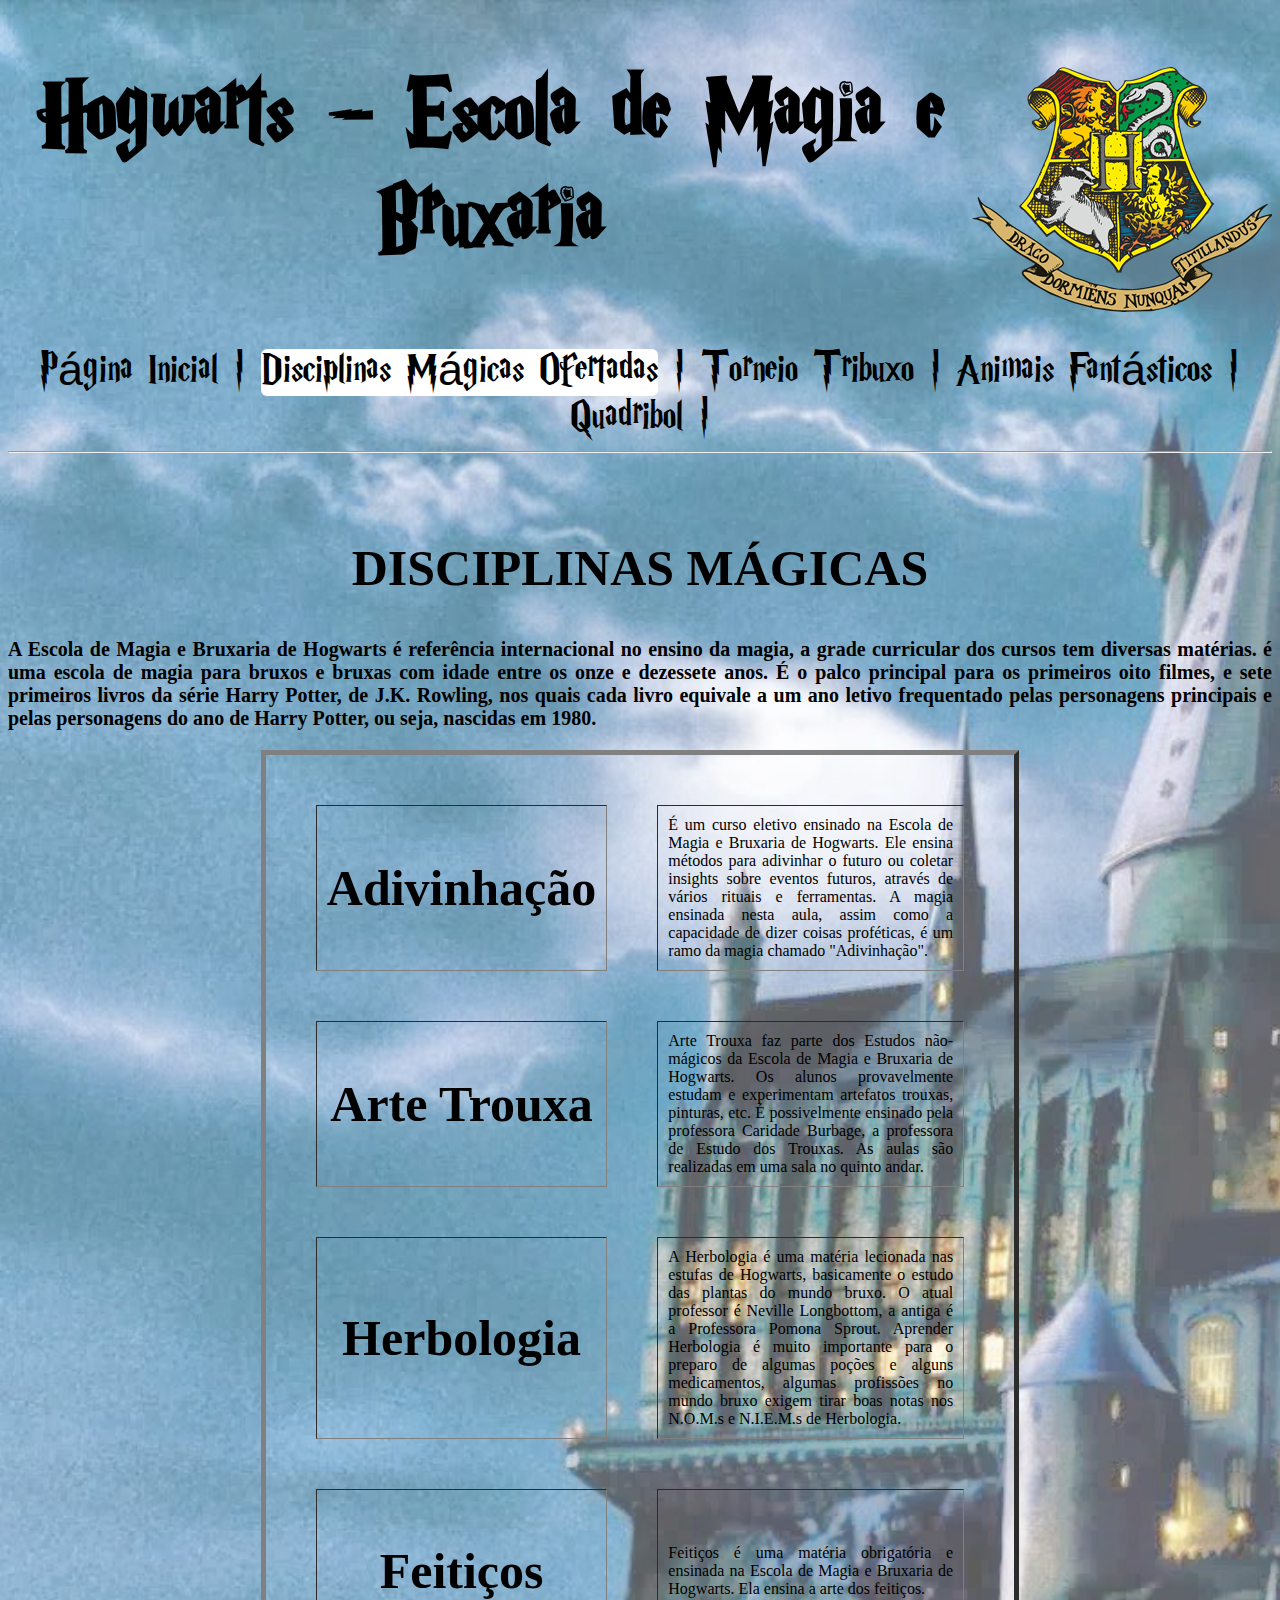
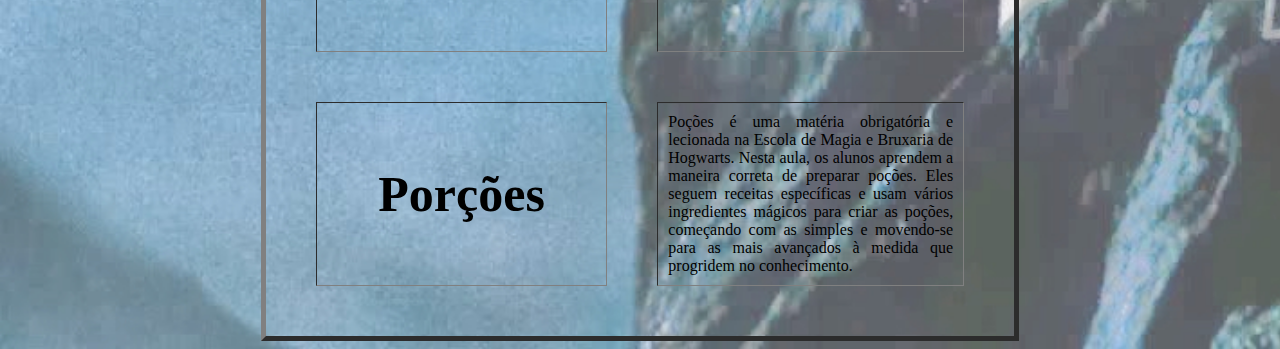
<file: index2 OLD.html>
﻿<!DOCTYPE html>
<html lang="pt-br">
   
<head>
    <title>  Disciplinas Mágicas </title>
	<meta charset="utf-8">
    
    <img class="logo" src="hoggLogo.png"> 
    <link rel="stylesheet" type="text/css" href="index2 style.css" />



</head>

   

   <body>

        <header>
                <div class="HarryFonte">
                <h1>Hogwarts - Escola de Magia e Bruxaria</h1>
                <nav>
                    <a class="homepage" href="index.html"> Página Inicial</a> | 
                         <a class="disciplinas" href="index2.html">Disciplinas Mágicas Ofertadas</a> | 
                         <a class="tribuxo" href="index3.html">Torneio Tribuxo</a> | 
                         <a class="animais" href="index4.html">Animais Fantásticos</a> | 
                         <a class="quadribol" href="index5.html">Quadribol</a> | 
                    
                </nav>
            </header>
            <hr>
        <br>
        <br>
    
      <h2><center> DISCIPLINAS MÁGICAS  </center> </h2>
	
    <p align="justify"> <center><center><h3> A Escola de Magia e Bruxaria de Hogwarts é referência internacional no ensino da magia, 
        a grade curricular dos cursos tem diversas matérias. é uma escola de magia
         para bruxos e bruxas com idade entre os onze e dezessete anos. 
         É o palco principal para os primeiros oito filmes, 
         e sete primeiros livros da série Harry Potter, de J.K. Rowling, 
         nos quais cada livro equivale a um ano letivo frequentado pelas personagens 
         principais e pelas personagens do ano de Harry Potter, ou seja, nascidas em 1980.</h3></center></p>




<center>
	<table width="60%" border="5%" cellspacing="50" cellpadding="10" >
	
  <tr>
    <td>  <h2>Adivinhação  </h2></td> <td align="justify"> É um curso eletivo ensinado na Escola de Magia 
        e Bruxaria de Hogwarts. 
        Ele ensina métodos para adivinhar o futuro ou coletar 
        insights sobre eventos futuros, através de vários rituais 
        e ferramentas. A magia ensinada nesta aula,
         assim como a capacidade de dizer coisas proféticas, 
         é um ramo da magia chamado "Adivinhação". </font></td>
  </tr>
	<tr>
    	<td><h2> Arte Trouxa </h2></td> <td align="justify"> Arte Trouxa faz parte dos Estudos não-mágicos 
            da Escola de 
            Magia e Bruxaria de Hogwarts. Os alunos provavelmente estudam e experimentam artefatos trouxas, 
            pinturas, etc. É possivelmente ensinado pela professora Caridade Burbage, a professora de 
            Estudo dos Trouxas. As aulas são realizadas em uma sala no quinto andar.</td>
      </tr>
      
      <tr>
            <td>  <h2>Herbologia  </h2></td> <td align="justify"> A Herbologia é uma 
                matéria lecionada nas estufas de Hogwarts, basicamente o estudo das plantas do mundo bruxo. 
                O atual professor é Neville Longbottom, a antiga é a Professora Pomona Sprout. 
                Aprender Herbologia é muito importante para o preparo de algumas poções e alguns medicamentos, 
                algumas profissões no mundo bruxo exigem tirar boas notas nos N.O.M.s e N.I.E.M.s  de Herbologia.</td>
          </tr>
          <tr>
                <td><h2> Feitiços </h2></td> <td align="justify"> Feitiços é uma 
                    matéria obrigatória e ensinada na Escola de Magia e Bruxaria de Hogwarts. 
                    Ela ensina a arte dos feitiços.</td>
              </tr>

              <tr>
                    <td><h2> Porções</h2></td> <td align="justify"> Poções é uma 
                        matéria obrigatória e lecionada na Escola de Magia e Bruxaria de Hogwarts. 
                        Nesta aula, os alunos aprendem a maneira correta de preparar poções. Eles seguem 
                        receitas específicas e usam vários ingredientes mágicos para criar as poções, começando
                         com as simples e movendo-se para as mais avançados à medida que progridem no conhecimento.</td>
                  </tr>
	</table>
	
	</tbody>
       </center>
   </body>
</html>
</file>
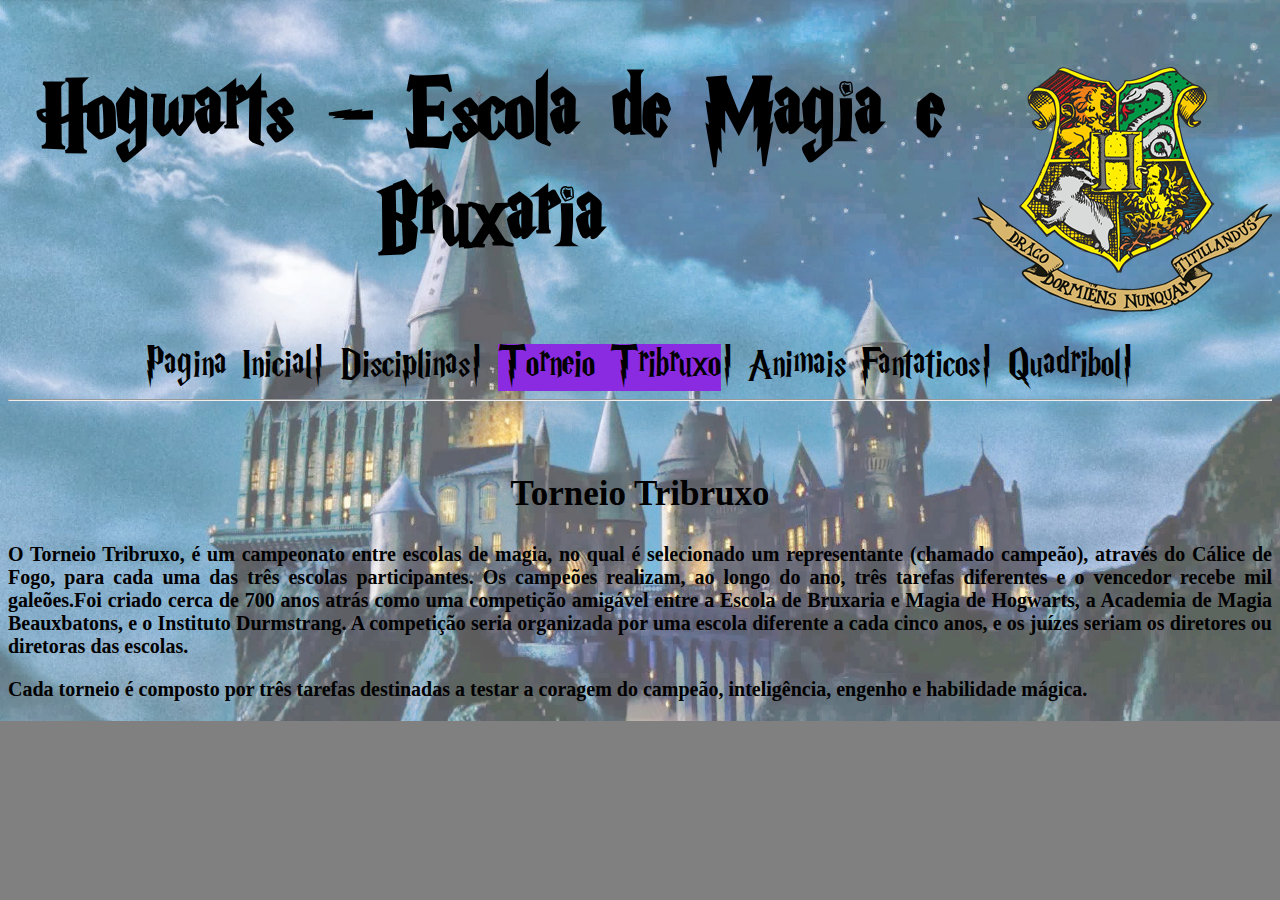
<file: index3OLD.html>
﻿<!DOCTYPE html>
<html lang ="pt-br">

<head>

<meta charset="uft-8"> 
<title>Torneio Tribruxo </title>
<img class="logo" src="hoggLogo.png">
<link type="text/css" rel="stylesheet" href="hs3.css"/>

</head>


<body>

  <header>
      <div class="HarryFonte">
        <h1>Hogwarts - Escola de Magia e Bruxaria</h1>
        <nav>
          <a class= "homepage" href="index.html">Pagina Inicial</a>|
          <a class= "disciplinas" href="index2.html"> Disciplinas</a>|
          <a class="tribruxo" href="index3.html"> Torneio Tribruxo</a>|
          <a class="animais" href="index4.html">Animais Fantaticos</a>|
          <a class="quadribol" href="index5.html">Quadribol</a>|

        </nav>
      </header> 
      <hr> 

<br>
<br>
<h2>Torneio Tribruxo</h2>

<p> <h3> O Torneio Tribruxo, é um campeonato entre escolas de magia, no qual é selecionado um representante (chamado campeão), através do Cálice de Fogo, para cada uma das três escolas participantes. Os campeões realizam, ao longo do ano, três tarefas diferentes e o vencedor recebe mil galeões.Foi criado cerca de 700 anos atrás como uma competição amigável entre a Escola de Bruxaria e Magia de Hogwarts, a Academia de Magia Beauxbatons, e o Instituto Durmstrang. A competição seria organizada por uma escola diferente a cada cinco anos, e os juízes seriam os diretores ou diretoras das escolas.
    </h3></p>
    <p><h3>Cada torneio é composto por três tarefas destinadas a testar a coragem do campeão, inteligência, engenho e habilidade mágica.</h3></p>
</body>

</html>
</file>
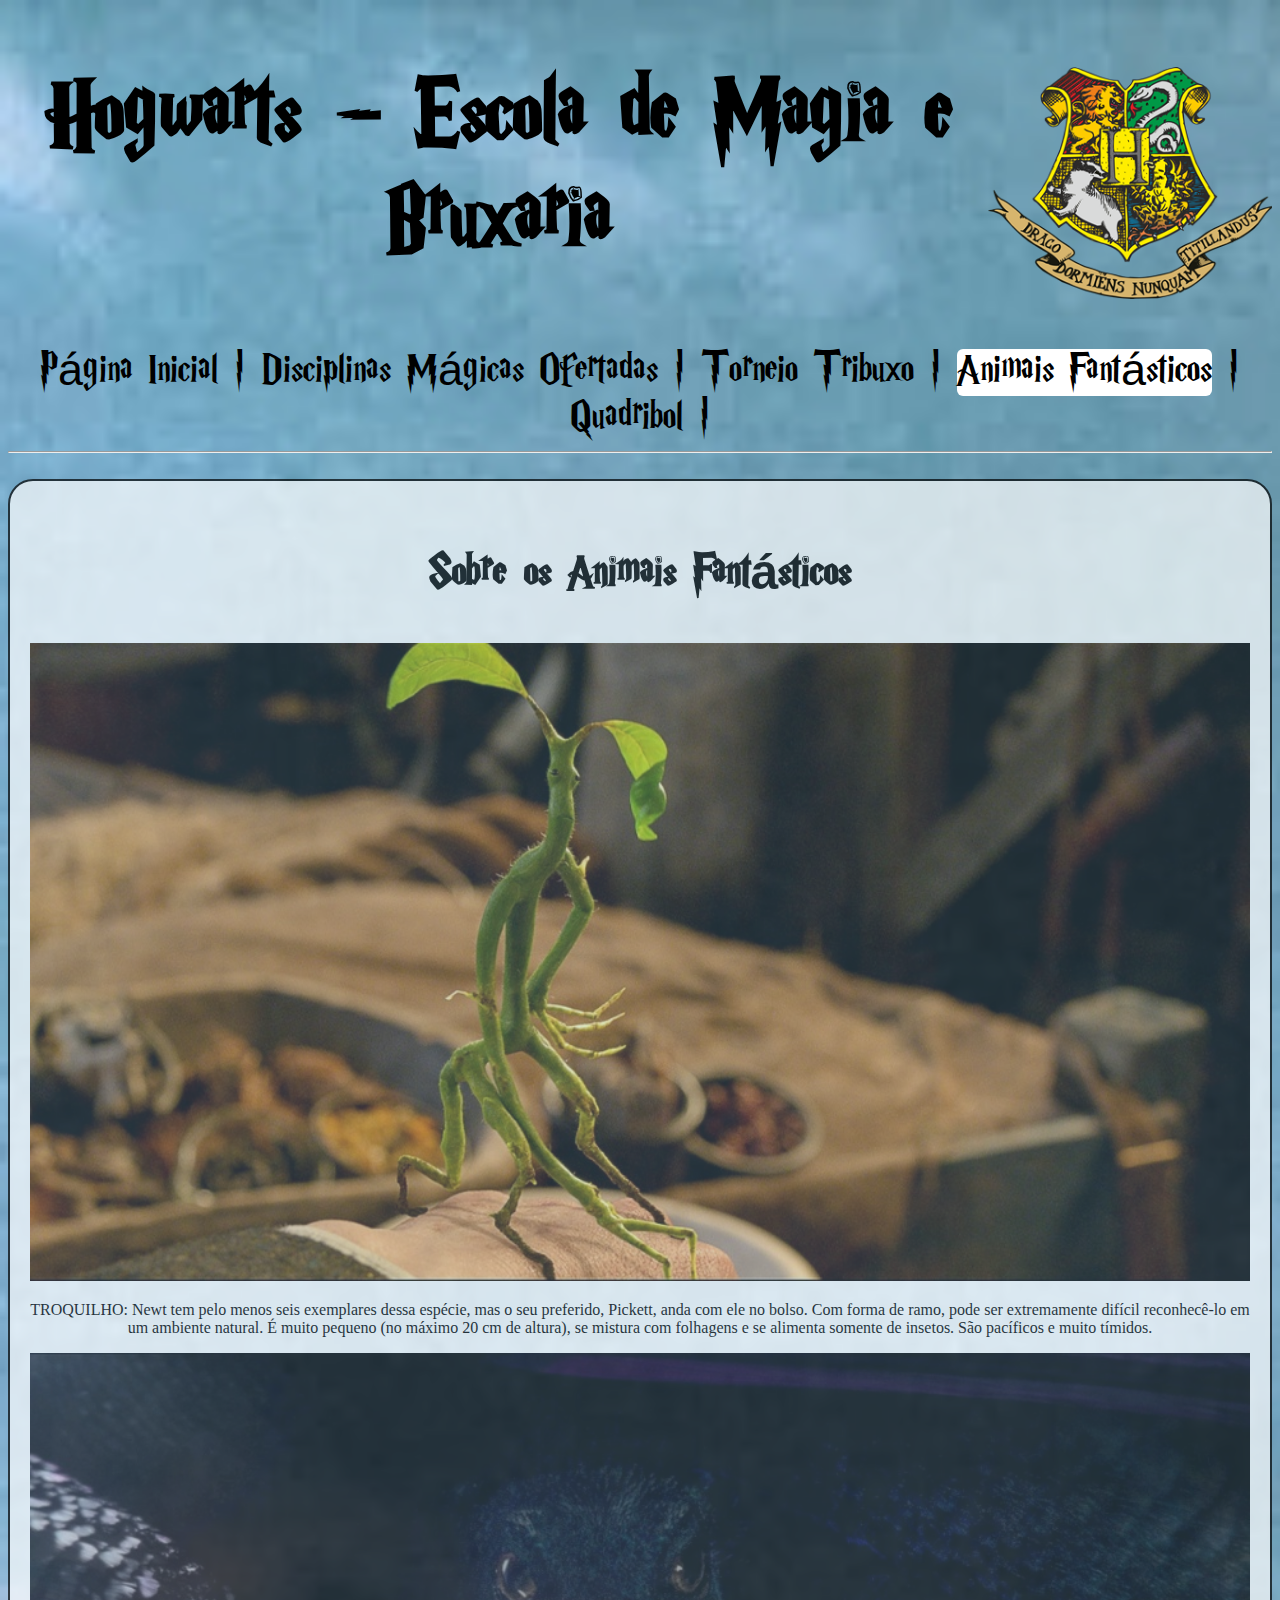
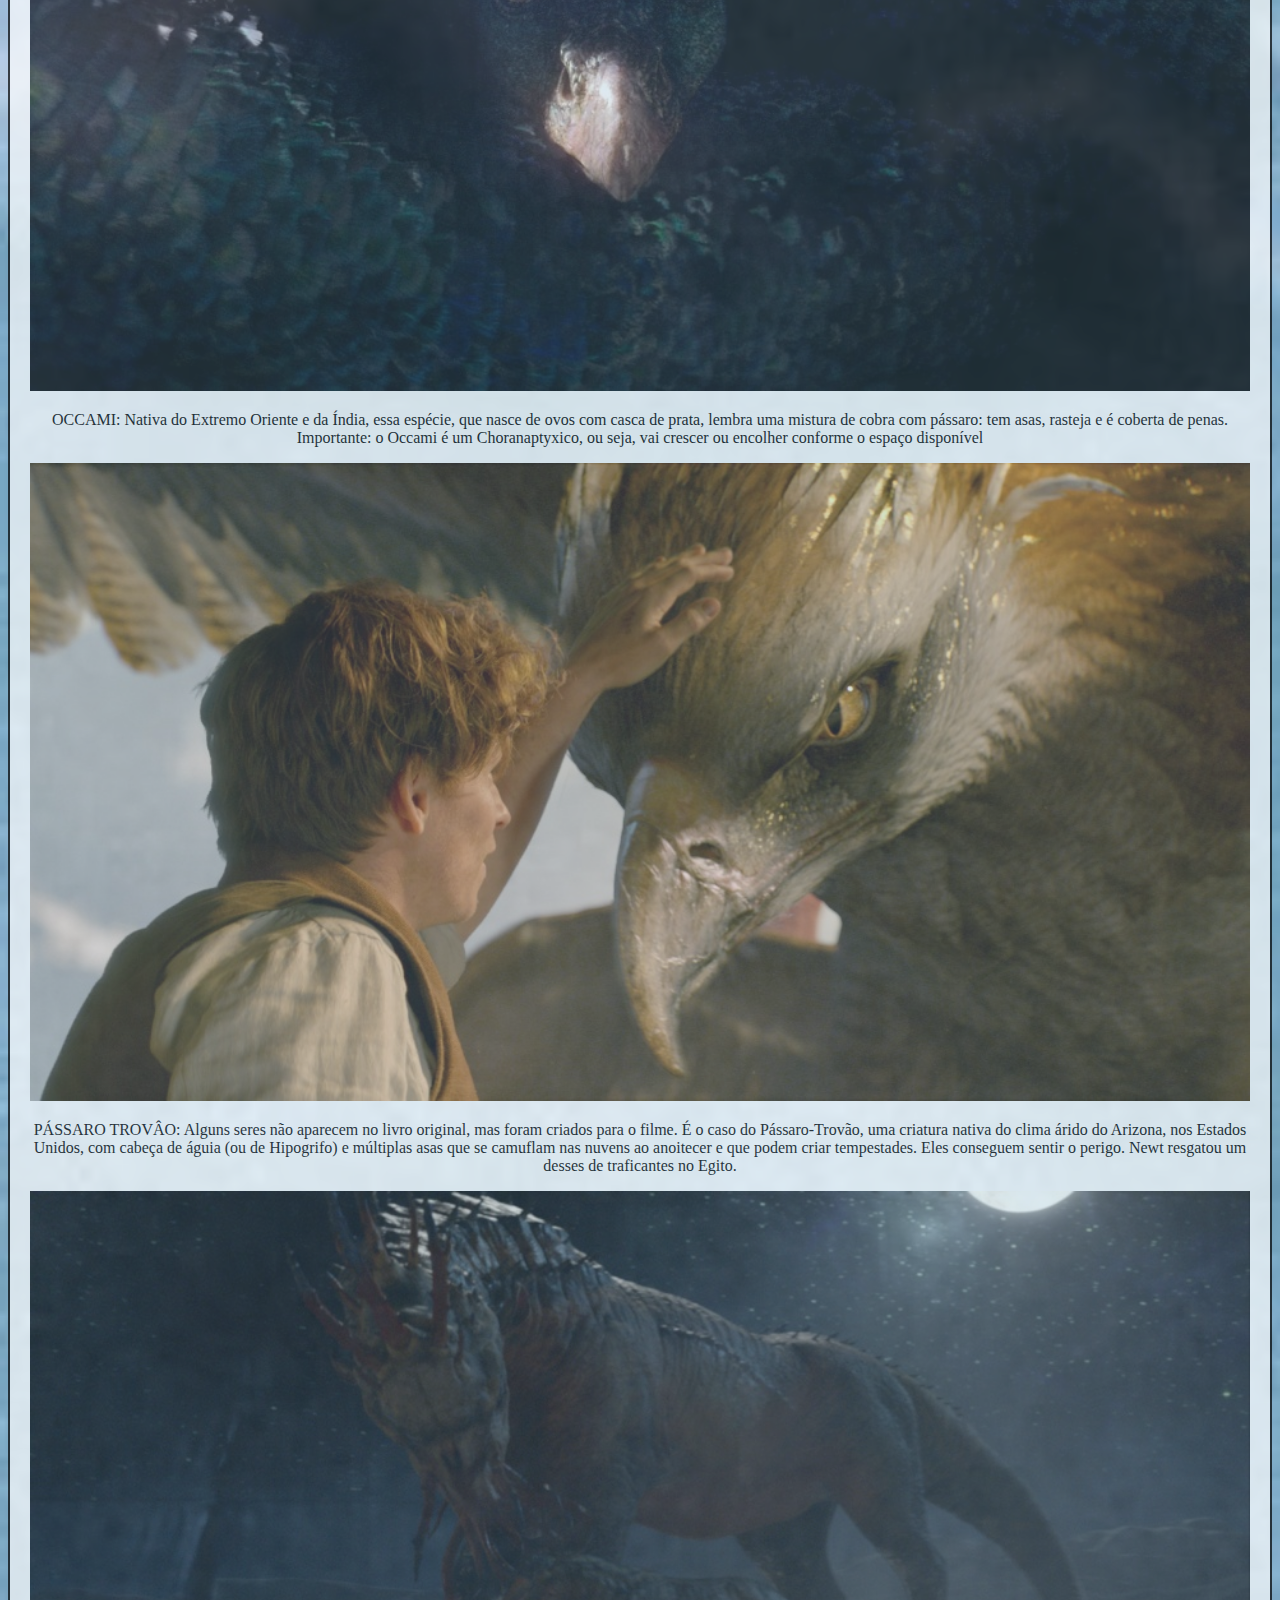
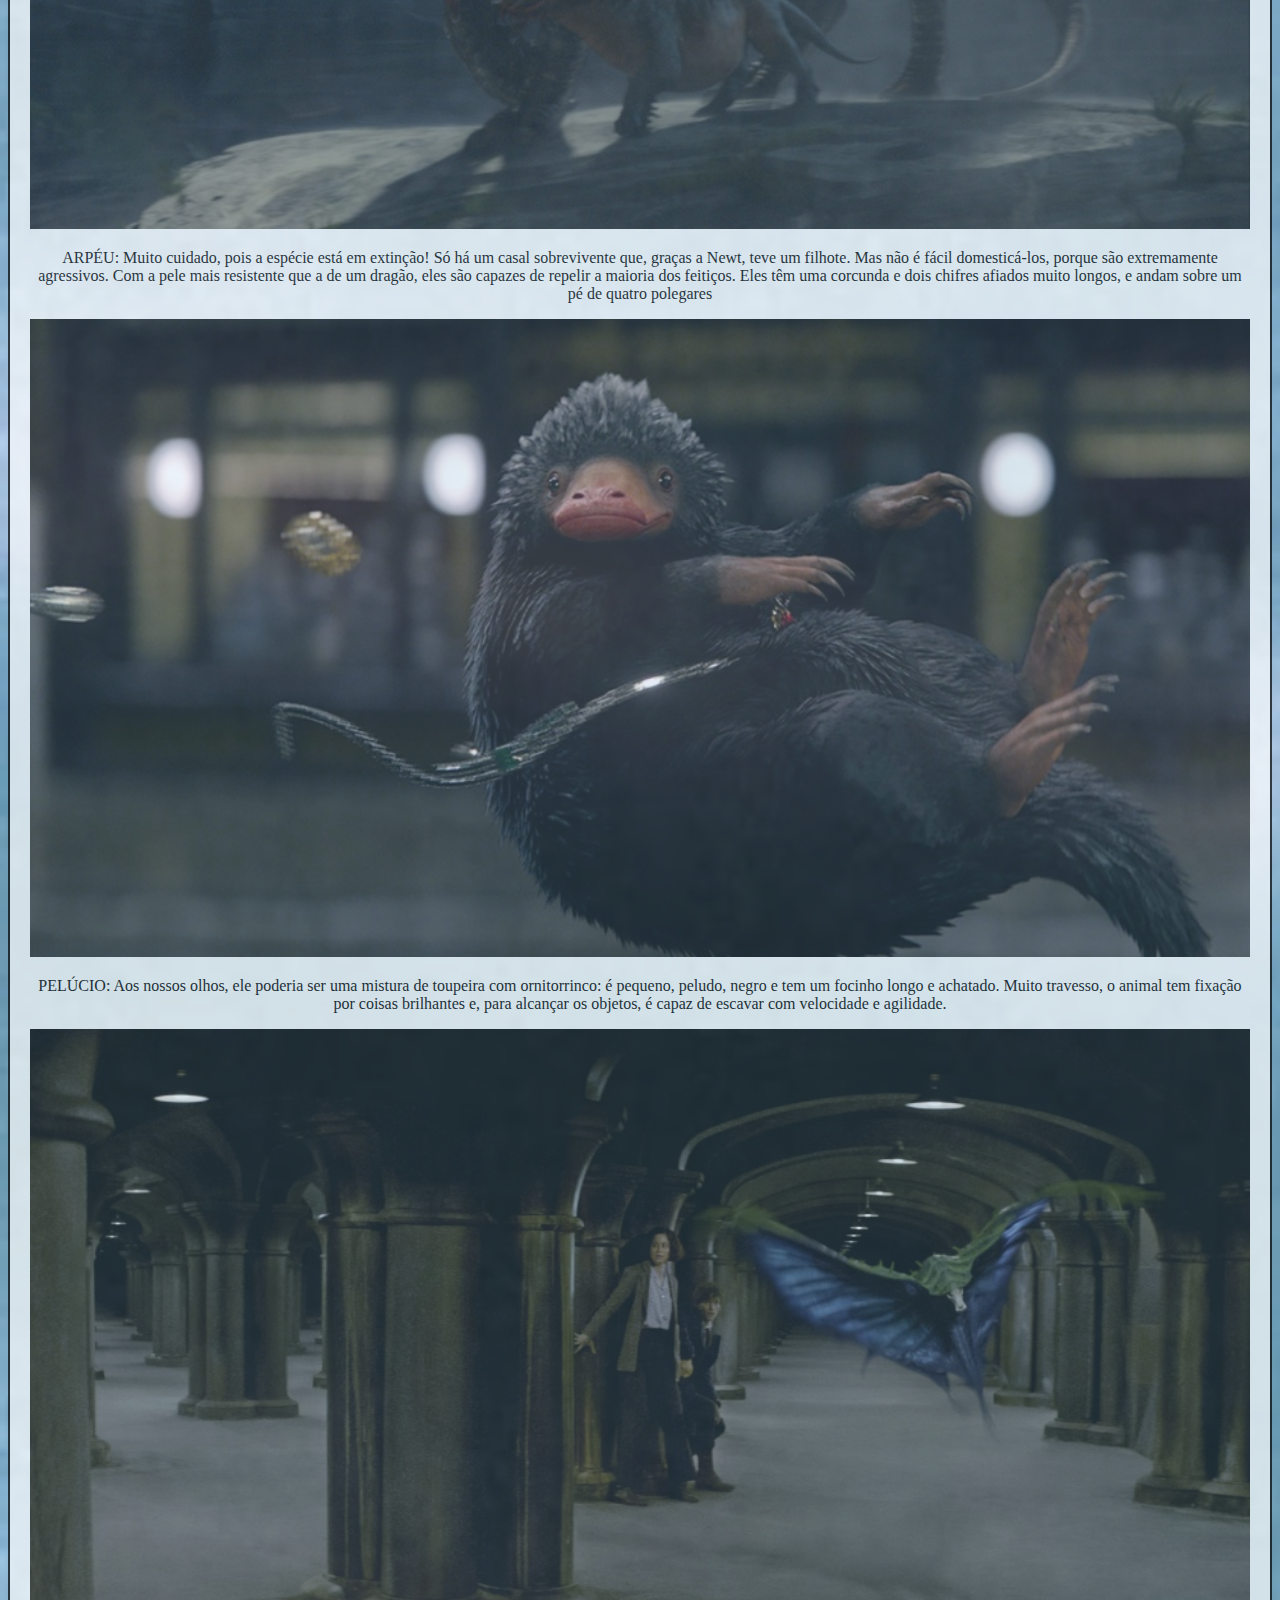
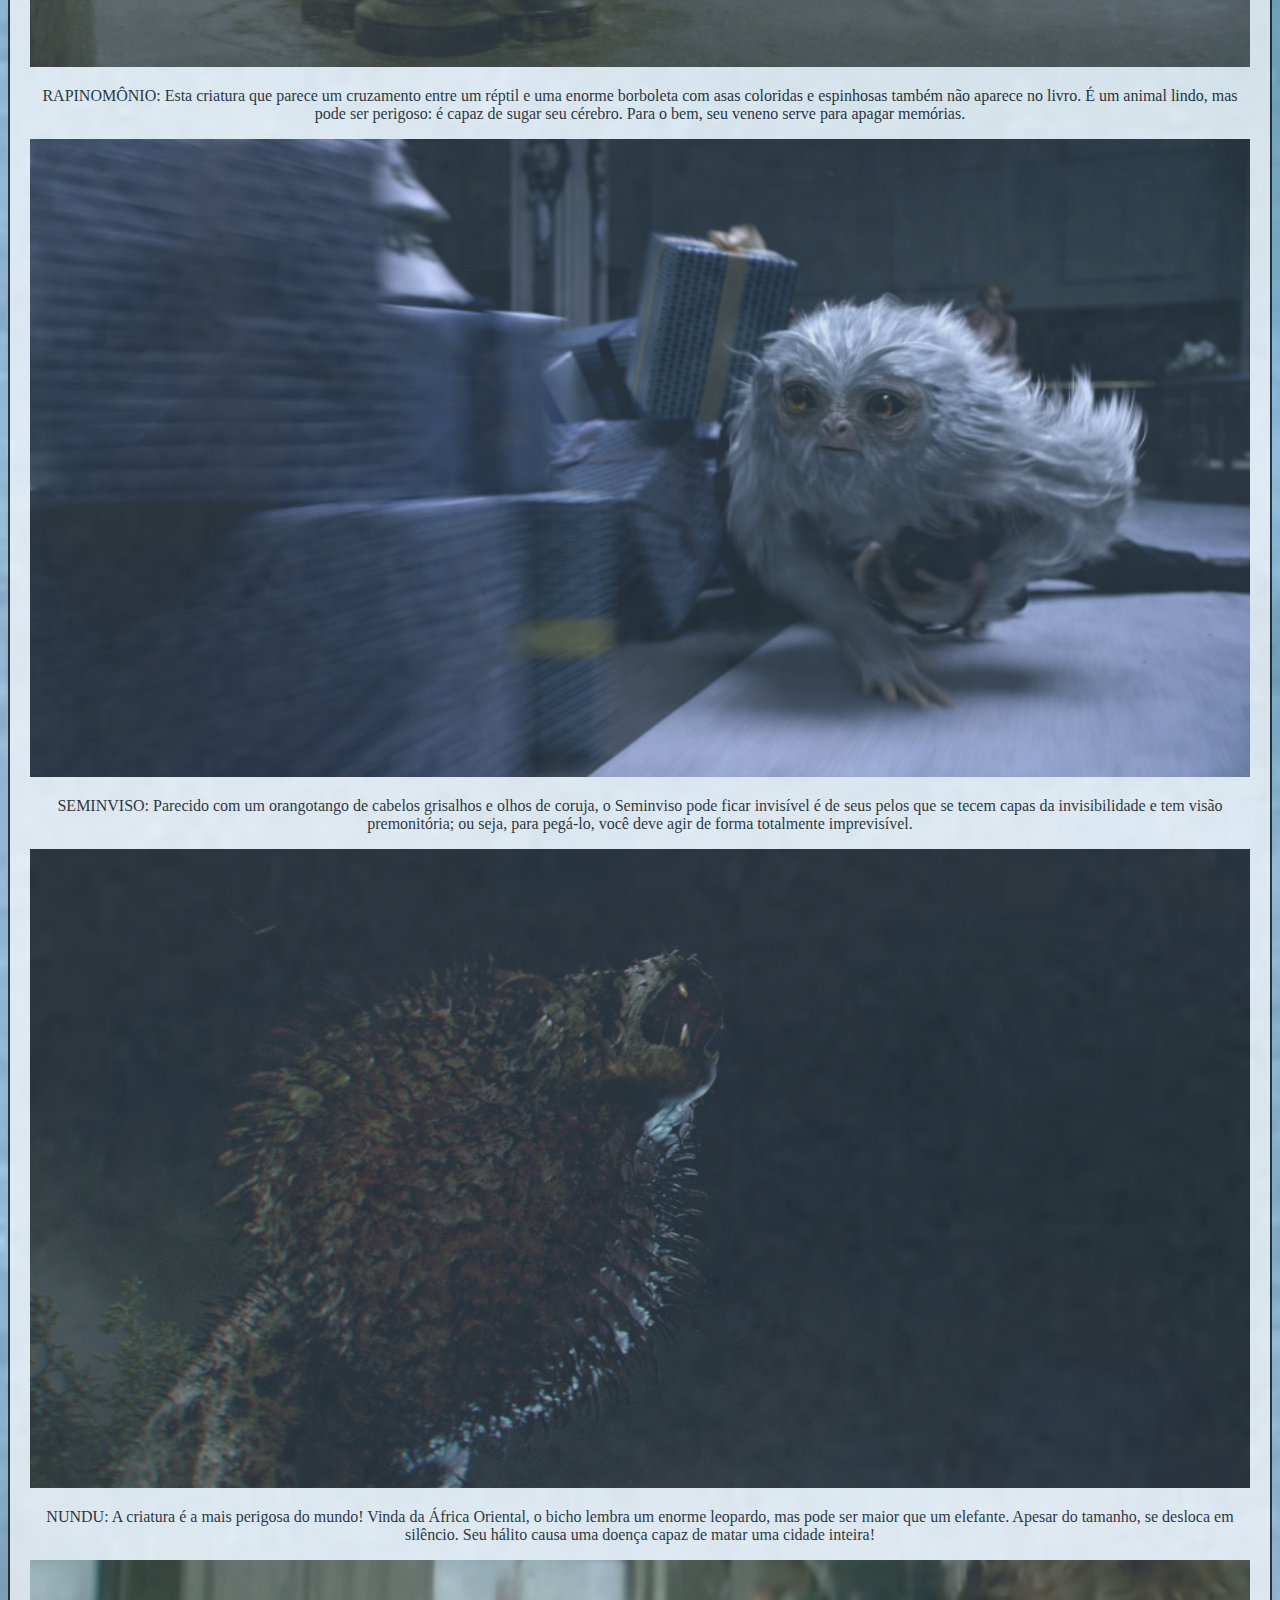
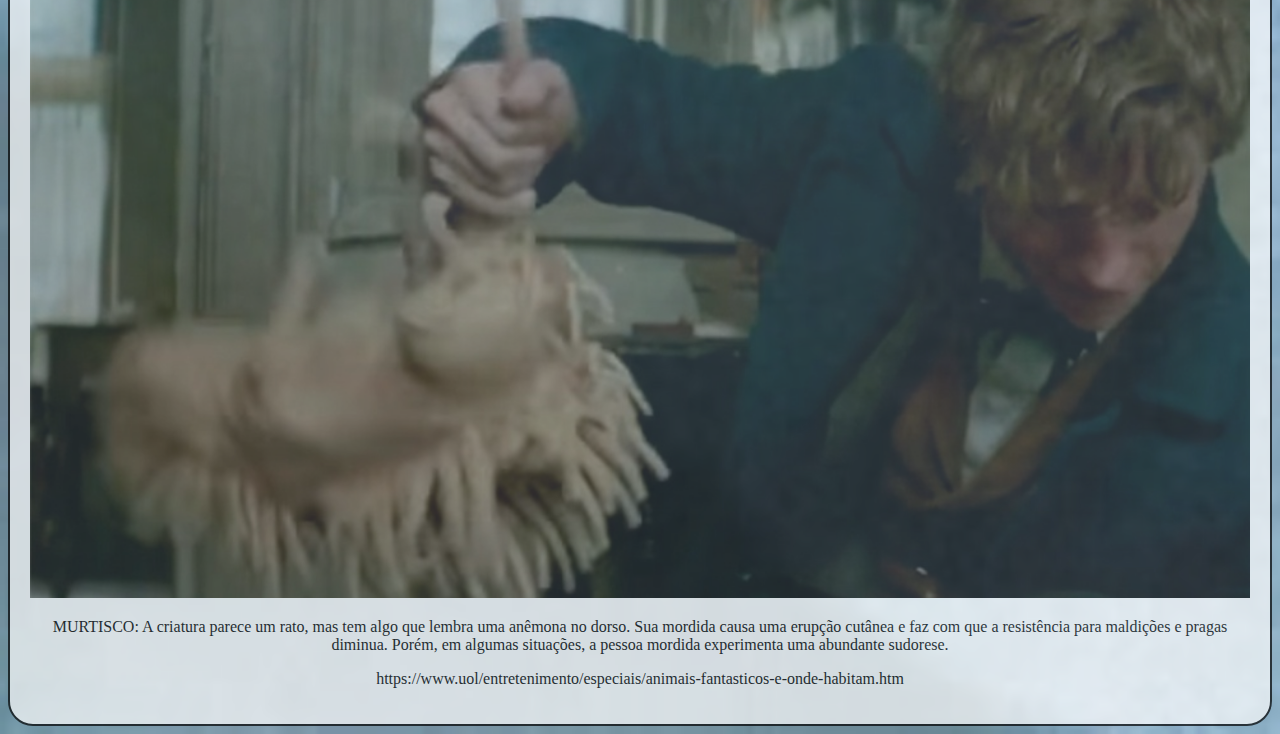
<file: index4.html>
<!DOCTYPE html>
<html lang="pt-br">

<head>
    <meta charset="utf-8">
    <title>Animais Fantásticos</title>
    <img class="logo" src="img/hoggLogo.png"> 
    <link rel="stylesheet" type="text/css" href="index4 style.css" />
    
</head>

<body>
    <header>
        <div class="HarryFonte">
        <h1>Hogwarts - Escola de Magia e Bruxaria</h1>
        <nav>
            <a class="homepage" href="index.html"> Página Inicial</a> | 
                 <a class="disciplinas" href="index2.html">Disciplinas Mágicas Ofertadas</a> | 
                 <a class="tribuxo" href="index3.html">Torneio Tribuxo</a> | 
                 <a class="animais" href="index4.html">Animais Fantásticos</a> | 
                 <a class="quadribol" href="index5.html">Quadribol</a> | 
            
        </nav>
    </header>
    <hr>
<br>

<div class="C_artigo">
<section>
    <article>
        <head>
                <div class="HarryFonte">
             <h2> Sobre os Animais Fantásticos</h2> </div>
        </head>
        <main>
            <div>
                <img width="100%" src="img/Tronquilo.jpg">

                 <p> TROQUILHO: Newt tem pelo menos seis exemplares dessa espécie, mas o seu preferido, Pickett, anda com ele no bolso.
                Com forma de ramo, pode ser extremamente difícil reconhecê-lo em um ambiente natural. É muito pequeno
                (no máximo 20 cm de altura), se mistura com folhagens e se alimenta somente de insetos.
                São pacíficos e muito tímidos.</p>

            </div>

            <div>
                <img width="100%" src="img/Occami.jpg">
        
                <p> OCCAMI: Nativa do Extremo Oriente e da Índia, essa espécie, que nasce de ovos com casca de prata, lembra uma mistura de cobra com pássaro:
                tem asas, rasteja e é coberta de penas. Importante: o Occami é um Choranaptyxico, ou seja, vai crescer ou encolher conforme o espaço
                disponível</p>

            </div>

            <div>
                <img width="100%" src="img/Passa_Trovao.jpg">
                
                <p> PÁSSARO TROVÂO: Alguns seres não aparecem no livro original, mas foram criados para o filme.
                É o caso do Pássaro-Trovão, uma criatura nativa do clima árido do Arizona, nos Estados Unidos, com cabeça de águia (ou de Hipogrifo) e múltiplas
                asas que se camuflam nas nuvens ao anoitecer e que podem criar tempestades. Eles conseguem sentir o perigo. Newt resgatou um desses de traficantes no Egito.

            </div>

            <div>
                <img width="100%" src="img/Arpéu.jpg">

                <p> ARPÉU: Muito cuidado, pois a espécie está em extinção! Só há um casal sobrevivente que, graças a Newt, teve um filhote.
                Mas não é fácil domesticá-los, porque são extremamente agressivos. Com a pele mais resistente que a de um dragão,
                eles são capazes de repelir a maioria dos feitiços. Eles têm uma corcunda e dois chifres afiados muito longos, e andam
                sobre um pé de quatro polegares</p>

            </div>

            <div>
                <img width="100%" src="img/Pelúcio.jpg">
            
                 <p> PELÚCIO: Aos nossos olhos, ele poderia ser uma mistura de toupeira com ornitorrinco: é pequeno, peludo, negro e tem um focinho longo e achatado.
                    Muito travesso, o animal tem fixação por coisas brilhantes e, para alcançar os objetos, é capaz de escavar com velocidade e agilidade.</p>
        
            </div>

            <div>
                <img width="100%" src="img/Rapinomonio.jpg">

                <p>RAPINOMÔNIO: Esta criatura que parece um cruzamento entre um réptil e uma enorme borboleta com asas coloridas e espinhosas também não aparece
                no livro. É um animal lindo, mas pode ser perigoso: é capaz de sugar seu cérebro. Para o bem, seu veneno serve para apagar memórias.</p>
        
            </div>

            <div>
                <img width="100%" src="img/Seminviso.jpg">
            
                <p> SEMINVISO: Parecido com um orangotango de cabelos grisalhos e olhos de coruja, o Seminviso pode ficar invisível é de seus pelos que se tecem
                capas da invisibilidade e tem visão premonitória; ou seja, para pegá-lo, você deve agir de forma totalmente imprevisível.</p>
            
            </div>

            <div>
                <img width="100%" src="img/Nundu.jpg">
        
            <p> NUNDU: A criatura é a mais perigosa do mundo! Vinda da África Oriental, o bicho lembra um enorme leopardo, mas pode ser maior que um elefante.
                Apesar do tamanho, se desloca em silêncio. Seu hálito causa uma doença capaz de matar uma cidade inteira!</p>

            </div>
                
            <div>
                <img width="100%" src="img/Murtisco.jpg">

                <p>  MURTISCO: A criatura parece um rato, mas tem algo que lembra uma anêmona no dorso. Sua mordida causa uma erupção cutânea e faz com
                que a resistência para maldições e pragas diminua. Porém, em algumas situações, a pessoa mordida experimenta uma abundante sudorese.</p>
    

            </div>
        </main>

        <footer>
            <p>https://www.uol/entretenimento/especiais/animais-fantasticos-e-onde-habitam.htm</p>
        </footer>
        
    </article>
</section>
</div>

</body>

</html>
</file>
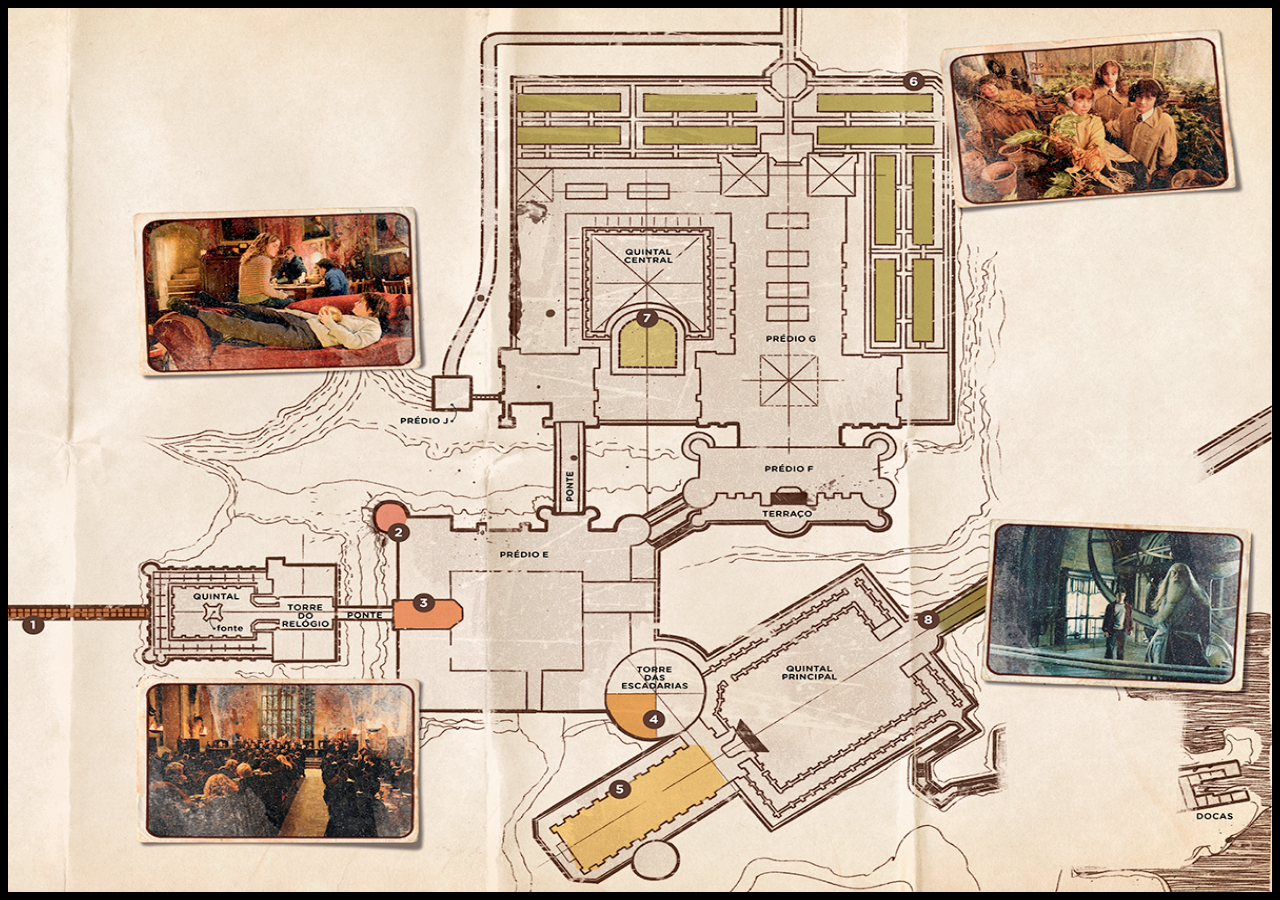
<file: mapa.html>
<html>

<head>
        <meta charset="utf-8">
        <title>Mapa da Escola</title>

</head>

<body style="background-color:black;">
    
            <a href="index.html"  >
                <img class="mapa2" src="img/mapa.jpg" width="100%" height="100%" title="clique para voltar para a página inicial"> </a>


</body>








</html>
</file>
<file: home style.css>
/* Iniciando fontes extras e Cabeçalho*/
@font-face {
    font-family: 'harry_pregular';
    src: url('harryp__-webfont.woff2') format('woff2'),
         url('harryp__-webfont.woff') format('woff');
    font-weight: normal;
    font-style: normal;
}



.HarryFonte{
font-family: 'harry_pregular', Arial, Helvetica, sans-serif;
font-size: 20px;
margin-left: auto;
margin-right: auto;
text-align: center;
}

h1{
    text-align: center;
    font-size: 100px;
}

/*barra de navegação*/
nav{
width: 100%;
font-size: 45px;
color: black;
}
a {
    color: black;
text-decoration: none;
font-size: 45px;
}

/* a configurwação :hover é usada para quando o mouse estiver passando em cima do local específico do container */
/* no caso, quando for sua página, é só usar o código da home sem o :hover, e excluir o código da home */

.homepage{
    background-color:white;
    border-radius: 6px;
}


.homepage:hover{
    background-color: red;
}

.disciplinas:hover{
    background-color: red;
}

.tribuxo:hover{
    background-color: red;
}

.animais:hover{
    background-color: red;
}

.quadribol:hover{
    background-color: red;
}
/*fim da barra de navegação*/

/* Configuração de estilo do Artigo */

article{
border-radius: 25px;
background: white;
border: 2px solid black;
padding: 20px; 
max-width: 100%;
max-height: 100%;  
opacity: 0.7;
text-align: center;
  }

 .textoArtigo{
text-align: justify;
font-size: 150%; 
  }


h2{
    text-align: center;
    font-size: 50px;
    margin-left: auto;
    margin-right: auto;
}

.C_artigo{
    width: 100%;
    text-align: justify;
    position: relative;
    margin: auto;
}



div .box{
    width: 80%;
    background-color: white;
    box-shadow: 0 4px 8px 0 rgba(0, 0, 0, 0.2), 0 6px 20px 0 rgba(0, 0, 0, 0.19);
    margin-bottom: 25px;
}


h3{
    text-align: justify;
font-size: 20px;
color:black;
margin-left: auto;
margin-right: auto;
}


/*
.mapa{
    background-image: url("mapa.jpg");
    display: block;
    background-position: center;
    top: 50%;
    left: 50%;
    margin-right: auto;
    margin-left: auto;
    border-radius: 10%;
    position: absolute;
}*/

.mapa{
display: inline-block;
border-radius: 8px;
}

.mapa img:hover{
    -webkit-transform: scale(1.1);
    -moz-transform: scale(1.1);
    -o-transform: scale(1.1);
    -ms-transform: scale(1.1);
    transform: scale(1.1);
}

.video{
    margin: auto;
    width: 80%;
    height: 60%;
    border: 3px solid black;
    border-radius: 6px;
    padding: 10px;
}
/*div .HarryFonte{
    
}*/

.logo{
float: right;
}

    body{
        background-image: url("img/background2_opaco.jpg");
        background-repeat: no-repeat;
        background-size: cover;
        background-color: grey;
    }

/* Responsividade */

    @media only screen and (max-device-width: 900px) {
        .C_artigo { width:600px; }
        .video { width:600px; }
        .HarryFonte { width:600px; }
        article{ width:600px;}
    
       }



















    /* mudanças




tirei a lista do nav para ficar do jeito que eu queria (barra no meio)


    ul{
    text-align:center;
    list-style: none;
    width:450px;
    margin-left:auto;
    margin-right:auto;
    text-
}


*/
</file>
<file: stylesheet.css>
.logo {
    float: right;
    max-width: 284px;
    max-height: 271px;
}
body {
    background-image: url("background.jpg");
    background-repeat: no-repeat;
    background-size: cover;
}
/*Padrão do Home*/
@font-face {
    font-family: "harry_pregular";
    src: url("harryp__-webfont.woff2") format("woff2"),
         url("harryp__-webfont.woff") format("woff");
    font-weight: normal;
    font-style: normal;
}
.HarryFonte {
    font-family: 'harry_pregular', Arial, Helvetica, sans-serif;
    font-size: 20px;
    margin-left: auto;
    margin-right: auto;
    text-align: center;
}
nav {
    width: 100%;
    font-size: 45px;
    color: black;
}
a {
    color: black;
    text-decoration: none;
    font-size: 45px;
}

.quadribol {
    background-color:white;
    border-radius: 6px;
}

.homepage:hover {
    background-color: red;
    border-radius: 6px;
}
.disciplinas:hover {
    background-color: red;
    border-radius: 6px;
}
.tribuxo:hover {
    background-color: red;
    border-radius: 6px;
}
.animais:hover {
    background-color: red;
    border-radius: 6px;
}
.quadribol:hover {
    background-color: red;
    border-radius: 6px;
}
/*fim da barra de navegação (Home)*/

/* Configuração de estilo do Artigo */

h1 {
    text-align: center;
    font-size: 100px;
}
h2 {
    font-family: 'harry_pregular', Arial, Helvetica, sans-serif;
    padding: 15px;
    font-size: 50px;
    font-weight: bold;
}

/*Organiza a tabela1 cores, texto, borda e etc*/
.tabela1 {
    float: left;
}
#tabela1 {
    font-family: Arial, Helvetica, sans-serif;
    font-size: 15px;
    border-collapse: collapse;
    background-color: rgb(250, 250, 250);
    padding: 15px;
}
#tabela1 td, #tabela1 th {
    font-family: Arial, Helvetica, sans-serif;
    border: 2px solid rgb(0,0,0);
    padding: 15px;
}

/*Organiza a tabela2 cores, texto, borda e etc*/
.tabela2 {
    float: right;
}
#tabela2 {
    font-family: Arial, Helvetica, sans-serif;
    font-size: 15px;
    border-collapse: collapse;
    background-color: rgb(250, 250, 250);
    padding: 15px;
}
#tabela2 td, #tabela2 th {
    font-family: Arial, Helvetica, sans-serif;
    border: 2px solid rgb(0,0,0);
    padding: 5px;
}

/*Organiza a borda o texto e as letras das REGRAS*/
.regras {
    font-family: Arial, Helvetica, sans-serif;
    float: left; 
    font-size: 20px;
    text-align: justify;
    padding: 8px;  
    border-radius: 25px;
    background: white;
    border: 2px solid black;
    padding: 15px; 
    max-width: 100%;
    max-height: 100%;  
    opacity: 0.7;
} 

/* Organiza a letras, tamanho, e as posições onde  */
.video {
    font-family: Arial, Helvetica, sans-serif;
    text-align: center;
    float: center;
}

/* Responsividade */

@media only screen and (max-device-width: 900px) {
    .cabecalho { width:600px; }
    .HarryFonte { width:600px; }
    .regras { width:600px; }
    aside { width:600px; }
    article { width:600px;}

   }
</file>
<file: index2 style.css>
/* Iniciando fontes extras e Cabeçalho*/
@font-face {
    font-family: 'harry_pregular';
    src: url('harryp__-webfont.woff2') format('woff2'),
         url('harryp__-webfont.woff') format('woff');
    font-weight: normal;
    font-style: normal;
}



.HarryFonte{
font-family: 'harry_pregular', Arial, Helvetica, sans-serif;
font-size: 20px;
margin-left: auto;
margin-right: auto;
text-align: center;
}

h1{
    text-align: center;
    font-size: 100px;
}

/*barra de navegação*/
nav{
width: 100%;
font-size: 45px;
color: black;
}
a {
    color: black;
text-decoration: none;
font-size: 45px;
}

/* a configuração :hover é usada para quando o mouse estiver passando em cima do local específico do container */
/* no caso, quando for sua página, é só usar o código da home sem o :hover, e excluir o código da home */

.disciplinas{
    background-color:white;
    border-radius: 6px;
}


.homepage:hover{
    background-color: red;
}

.disciplinas:hover{
    background-color: red;
}

.tribuxo:hover{
    background-color: red;
}

.animais:hover{
    background-color: red;
}

.quadribol:hover{
    background-color: red;
}
/*fim da barra de navegação*/

/* Configuração de estilo do Artigo */

article{
border-radius: 25px;
background: white;
border: 2px solid black;
padding: 20px; 
max-width: 100%;
max-height: 100%;  
opacity: 0.7;
text-align: center;
  }

 .textoArtigo{
text-align: justify;
font-size: 150%; 
  }


h2{
    text-align: center;
    font-size: 50px;
    margin-left: auto;
    margin-right: auto;
}

.C_artigo{
    width: 100%;
    text-align: justify;
    position: relative;
    margin: auto;
}



div .box{
    width: 80%;
    background-color: white;
    box-shadow: 0 4px 8px 0 rgba(0, 0, 0, 0.2), 0 6px 20px 0 rgba(0, 0, 0, 0.19);
    margin-bottom: 25px;
}


h3{
    text-align: justify;
font-size: 20px;
color:black;
margin-left: auto;
margin-right: auto;
}


/*
.mapa{
    background-image: url("mapa.jpg");
    display: block;
    background-position: center;
    top: 50%;
    left: 50%;
    margin-right: auto;
    margin-left: auto;
    border-radius: 10%;
    position: absolute;
}*/

.fig{
display: inline-block;
border-radius: 8px;
}

.mapa img:hover{
    -webkit-transform: scale(1.1);
    -moz-transform: scale(1.1);
    -o-transform: scale(1.1);
    -ms-transform: scale(1.1);
    transform: scale(1.1);
}

.video{
    margin: auto;
    width: 80%;
    height: 60%;
    border: 3px solid black;
    border-radius: 6px;
    padding: 10px;
}
/*div .HarryFonte{
    
}*/

.logo{
float: right;
}

    body{
        background-image: url("img/background2_opaco.jpg");
        background-repeat: no-repeat;
        background-size: cover;
        background-color: grey;
    }

/* Responsividade */

    @media only screen and (max-device-width: 900px) {
        .C_artigo { width:600px; }
        .video { width:600px; }
        .HarryFonte { width:600px; }
        article{ width:600px;}
    
       }



















    /* mudanças




tirei a lista do nav para ficar do jeito que eu queria (barra no meio)


    ul{
    text-align:center;
    list-style: none;
    width:450px;
    margin-left:auto;
    margin-right:auto;
    text-
}


*/
</file>
<file: hs3.css>
/* Iniciando fontes extras e Cabeçalho*/
@font-face {
    font-family: 'harry_pregular';
    src: url('harryp__-webfont.woff2') format('woff2'),
         url('harryp__-webfont.woff') format('woff');
    font-weight: normal;
    font-style: normal;
}



.HarryFonte{
font-family: 'harry_pregular', Arial, Helvetica, sans-serif;
font-size: 20px;
margin-left: auto;
margin-right: auto;
text-align: center;
}

h1{
    text-align: center;
    font-size: 100px;
}

/*barra de navegação*/
nav{
font-size: 45px;
color: black;
}
a {
    color: black;
text-decoration: none;
font-size: 45px;
}

/* a configuração :hover é usada para quando o mouse estiver passando em cima do local específico do container */
/* no caso, quando for sua página, é só usar o código da home sem o :hover, e excluir o código da home */

.tribruxo{
    background-color: blueviolet;
}


.homepage:hover{
background-image: url("homepageHover.png");

}

.disciplinas:hover{
    background-image: url("disciplinas.png");
}

.tribuxo:hover{
    background-image: url("tribuxo.png");
}

.animais:hover{
    background-image: url("animais.png");
}

.quadribol:hover{
    background-image: url("quadribol.png");
}
/*fim da barra de navegação*/

/* Configuração de estilo do Artigo */

article{
border-radius: 25px;
background: yellow;
border: 2px solid #73AD21;
padding: 20px; 
width: 1200px;
height: 335px; 
opacity: 0.8;
  }


h2{
    text-align: center;
    font-size: 35px;
    margin-left: auto;
    margin-right: auto;
}

.C_artigo{
    text-align: left;
    position: relative;
}



div .box{
    width: 80%;
    background-color: white;
    box-shadow: 0 4px 8px 0 rgba(0, 0, 0, 0.2), 0 6px 20px 0 rgba(0, 0, 0, 0.19);
    margin-bottom: 25px;
}


h3{
    text-align: justify;
font-size: 20px;
color:black;
margin-left: auto;
margin-right: auto;
}

.mapa{
    display: block;
    float: right;   
}

.video{
    margin: auto;
    width: 60%;
    border: 3px solid #73AD21;
    padding: 10px;
}
/*div .HarryFonte{
    
}*/

.logo{
float: right;
}

    body{
        background-image: url("background2_opaco.jpg");
        background-repeat: no-repeat;
        background-size: cover;
        background-color: grey;
    }

/* Responsividade */

    @media only screen and (max-device-width: 900px) {
        .C_artigo { width:600px; }
        .video { width:600px; }
        .HarryFonte { width:600px; }
    
       }



















    /* mudanças




tirei a lista do nav para ficar do jeito que eu queria (barra no meio)


    ul{
    text-align:center;
    list-style: none;
    width:450px;
    margin-left:auto;
    margin-right:auto;
    text-
}


*/
</file>
<file: index4 style.css>
/* Iniciando fontes extras e Cabeçalho*/
   @font-face {
    font-family: 'harry_pregular';
    src: url('harryp__-webfont.woff2') format('woff2'),
         url('harryp__-webfont.woff') format('woff');
    font-weight: normal;
    font-style: normal;
}



.HarryFonte{
font-family: 'harry_pregular', Arial, Helvetica, sans-serif;
font-size: 20px;
margin-left: auto;
margin-right: auto;
text-align: center;
}

h1{
    text-align: center;
    font-size: 100px;
}

/*barra de navegação*/
nav{
width: 100%;
font-size: 45px;
color: black;
}

a {
    color: black;
text-decoration: none;
font-size: 45px;
}

/* a configuração :hover é usada para quando o mouse estiver passando em cima do local específico do container */
/* no caso, quando for sua página, é só usar o código da home sem o :hover, e excluir o código da home */

.animais{
    background-color:white;
    border-radius: 6px;
}


.homepage:hover{
    background-color: red;
}

.disciplinas:hover{
    background-color: red;
}

.tribuxo:hover{
    background-color: red;
}

.animais:hover{
    background-color: red;
}

.quadribol:hover{
    background-color: red;
}
/*fim da barra de navegação*/

/* Configuração de estilo do Artigo */

article{
border-radius: 25px;
background: white;
border: 2px solid black;
padding: 20px; 
max-width: 100%;
max-height: 100%;  
opacity: 0.7;
text-align: center;
  }

 .textoArtigo{
text-align: justify;
font-size: 150%; 
  }


h2{
    text-align: center;
    font-size: 50px;
    margin-left: auto;
    margin-right: auto;
}

.C_artigo{
    width: 100%;
    text-align: justify;
    position: relative;
    margin: auto;
}



div .box{
    width: 80%;
    background-color: white;
    box-shadow: 0 4px 8px 0 rgba(0, 0, 0, 0.2), 0 6px 20px 0 rgba(0, 0, 0, 0.19);
    margin-bottom: 25px;
}


h3{
    text-align: justify;
font-size: 20px;
color:black;
margin-left: auto;
margin-right: auto;
}


/*
.mapa{
    background-image: url("mapa.jpg");
    display: block;
    background-position: center;
    top: 50%;
    left: 50%;
    margin-right: auto;
    margin-left: auto;
    border-radius: 10%;
    position: absolute;
}*/

.tribruxo{
display: inline-block;
border-radius: 8px;
}

.mapa img:hover{
    -webkit-transform: scale(1.1);
    -moz-transform: scale(1.1);
    -o-transform: scale(1.1);
    -ms-transform: scale(1.1);
    transform: scale(1.1);
}

.video{
    margin: auto;
    width: 80%;
    height: 60%;
    border: 3px solid black;
    border-radius: 6px;
    padding: 10px;
}
/*div .HarryFonte{
    
}*/

.logo{
float: right;
max-width: 284px;
max-height: 271px;
}

    body{
        background-image: url("img/background2_opaco.jpg");
        background-repeat: no-repeat;
        background-size: cover;
        background-color: grey;
    }



    
/* Responsividade */

    @media only screen and (max-device-width: 900px) {
        .C_artigo { width:600px; }
        .video { width:600px; }
        .HarryFonte { width:600px; }
        article{ width:600px;}
    
       }



















    /* mudanças




tirei a lista do nav para ficar do jeito que eu queria (barra no meio)


    ul{
    text-align:center;
    list-style: none;
    width:450px;
    margin-left:auto;
    margin-right:auto;
    text-
}


*/
</file>
<file: specimen_files/specimen_stylesheet.css>
@import url('grid_12-825-55-15.css');

/*  
	CSS Reset by Eric Meyer - Released under Public Domain
    http://meyerweb.com/eric/tools/css/reset/
*/
html, body, div, span, applet, object, iframe,
h1, h2, h3, h4, h5, h6, p, blockquote, pre,
a, abbr, acronym, address, big, cite, code,
del, dfn, em, font, img, ins, kbd, q, s, samp,
small, strike, strong, sub, sup, tt, var,
b, u, i, center, dl, dt, dd, ol, ul, li,
fieldset, form, label, legend, table, 
caption, tbody, tfoot, thead, tr, th, td 
                  {margin: 0;padding: 0;border: 0;outline: 0;
                  font-size: 100%;vertical-align: baseline;
                  background: transparent;}
body              {line-height: 1;}
ol, ul            {list-style: none;}
blockquote, q     {quotes: none;}
blockquote:before, blockquote:after,
q:before, q:after {content: '';	content: none;}
:focus            {outline: 0;}
ins               {text-decoration: none;}
del               {text-decoration: line-through;}
table             {border-collapse: collapse;border-spacing: 0;}




body {
	color: #000;
	background-color: #dcdcdc;
}

a {
	text-decoration: none;
	color: #1883ba;
}

h1{
	font-size: 32px;
	font-weight: normal;
	font-style: normal;
	margin-bottom: 18px;
}

h2{
	font-size: 18px;
}

#container {
	width: 865px;
	margin: 0px auto;
}


#header {
	padding: 20px;
	font-size: 36px;
	background-color: #000;
	color: #fff;
}

#header span {
	color: #666;
}
#main_content {
	background-color: #fff;
	padding: 60px 20px 20px;
}


#footer p {
	margin: 0;
	padding-top: 10px;
	padding-bottom: 50px;
	color: #333;
	font: 10px Arial, sans-serif;
}

.tabs {
	width: 100%;
	height: 31px;
	background-color: #444;
}
.tabs li {
	float:  left;
	margin: 0;
	overflow: hidden;
	background-color: #444;
}
.tabs li a {
	display: block;
	color: #fff;
	text-decoration: none;
	font: bold 11px/11px 'Arial';
	text-transform: uppercase;
	padding: 10px 15px;
	border-right: 1px solid #fff;
}

.tabs li a:hover {
		background-color: #00b3ff;

}

.tabs li.active a {
	color:  #000;
	background-color: #fff;
}



div.huge {
	
	font-size: 300px;
	line-height: 1em;
	padding: 0;
	letter-spacing: -.02em;
	overflow: hidden;
}
div.glyph_range {
	font-size: 72px;
	line-height: 1.1em;
}

.size10{ font-size: 10px; }
.size11{ font-size: 11px; }
.size12{ font-size: 12px; }
.size13{ font-size: 13px; }
.size14{ font-size: 14px; }
.size16{ font-size: 16px; }
.size18{ font-size: 18px; }
.size20{ font-size: 20px; }
.size24{ font-size: 24px; }
.size30{ font-size: 30px; }
.size36{ font-size: 36px; }
.size48{ font-size: 48px; }
.size60{ font-size: 60px; }
.size72{ font-size: 72px; }
.size90{ font-size: 90px; }


.psample_row1 {	height: 120px;}
.psample_row1 {	height: 120px;}
.psample_row2 {	height: 160px;}
.psample_row3 {	height: 160px;}
.psample_row4 {	height: 160px;}

.psample {
	overflow: hidden;
	position: relative;
}
.psample p {
	line-height: 1.3em;
	display: block;
	overflow: hidden;
	margin: 0;
}

.psample span {
	margin-right: .5em;
}

.white_blend {
	width: 100%;
	height: 61px;
	background-image: url([data-uri]);
	position: absolute;
	bottom: 0;
}
.black_blend {
	width: 100%;
	height: 61px;
	background-image: url([data-uri]);
	position: absolute;
	bottom: 0;
}
.fullreverse {
	background:  #000 !important;
	color:  #fff !important;
	margin-left: -20px;
	padding-left: 20px;
	margin-right: -20px;
	padding-right: 20px;
	padding: 20px;
	margin-bottom:0;
}


.sample_table td {
	padding-top: 3px;
	padding-bottom:5px;
	padding-left: 5px;
	vertical-align: middle;
	line-height: 1.2em;
}

.sample_table td:first-child {
	background-color: #eee;
	text-align: right;
	padding-right: 5px;
	padding-left: 0;
	padding: 5px;
	font: 11px/12px "Courier New", Courier, mono;
}

code {
	white-space: pre;
	background-color: #eee;
	display: block;
	padding: 10px;
	margin-bottom: 18px;
	overflow: auto;
}


.bottom,.last 	{margin-bottom:0 !important; padding-bottom:0 !important;}

.box  { 
  padding: 18px; 
  margin-bottom: 18px; 
  background: #eee; 
}

.reverse,.reversed { background:  #000 !important;color:  #fff !important; border: none !important;}

#bodycomparison {
	position: relative;
	overflow: hidden;
	font-size: 72px;
	height: 90px;
	white-space: nowrap;
}

#bodycomparison div{
	font-size: 72px;
	line-height: 90px;
	display: inline;
	margin: 0 15px 0 0;
	padding: 0;
}

#bodycomparison div span{
	font: 10px Arial;
	position: absolute;
	left: 0;
}
#xheight {
	float: none;
	position: absolute;
	color: #d9f3ff;
	font-size: 72px;
	line-height: 90px;
}

.fontbody {
 position: relative;
}
.arialbody{
	font-family: Arial;
	position: relative;
}
.verdanabody{
	font-family: Verdana;
	position: relative;
}
.georgiabody{
	font-family: Georgia;
	position: relative;
}

/* @group Layout page
 */

#layout h1 {
	font-size: 36px;
	line-height: 42px;
	font-weight: normal;
	font-style: normal;
}

#layout h2 {
	font-size: 24px;
	line-height: 23px;
	font-weight: normal;
	font-style: normal;
}

#layout h3 {
	font-size: 22px;
	line-height: 1.4em;
	margin-top: 1em;
	font-weight: normal;
	font-style: normal;
}


#layout p.byline {
	font-size: 12px;
	margin-top: 18px;
	line-height: 12px;
	margin-bottom: 0;
}
#layout p {
	font-size: 14px;
	line-height: 21px;
	margin-bottom: .5em;
}

#layout p.large{
	font-size: 18px;
	line-height: 26px;
}

#layout .sidebar p{
	font-size: 12px;
	line-height: 1.4em;
}

#layout p.caption {
	font-size: 10px;
	margin-top: -16px;
	margin-bottom: 18px;
}

/* @end */

/* @group Glyphs */

#glyph_chart div{
	background-color: #d9f3ff;
	color: black;
	float: left;
	font-size: 36px;
	height: 1.2em;
	line-height: 1.2em;
	margin-bottom: 1px;
	margin-right: 1px;
	text-align: center;
	width: 1.2em;
	position: relative;
	padding: .6em .2em .2em;
}

#glyph_chart div p {
	position: absolute;
	left: 0;
	top: 0;
	display: block;
	text-align: center;
	font: bold 9px Arial, sans-serif;
	background-color: #3a768f;
	width: 100%;
	color: #fff;
	padding: 2px 0;
}


#glyphs h1 {
	font-family: Arial, sans-serif;
}
/* @end */

/* @group Installing */

#installing {
	font: 13px Arial, sans-serif;
}

#installing p,
#glyphs p{
	line-height: 1.2em;
	margin-bottom: 18px;
	font: 13px Arial, sans-serif;
}



#installing h3{
	font-size: 15px;
	margin-top: 18px;
}

/* @end */

#rendering h1 {
	font-family: Arial, sans-serif;
}
.render_table td {
	font: 11px "Courier New", Courier, mono;
	vertical-align: middle;
}
</file>
